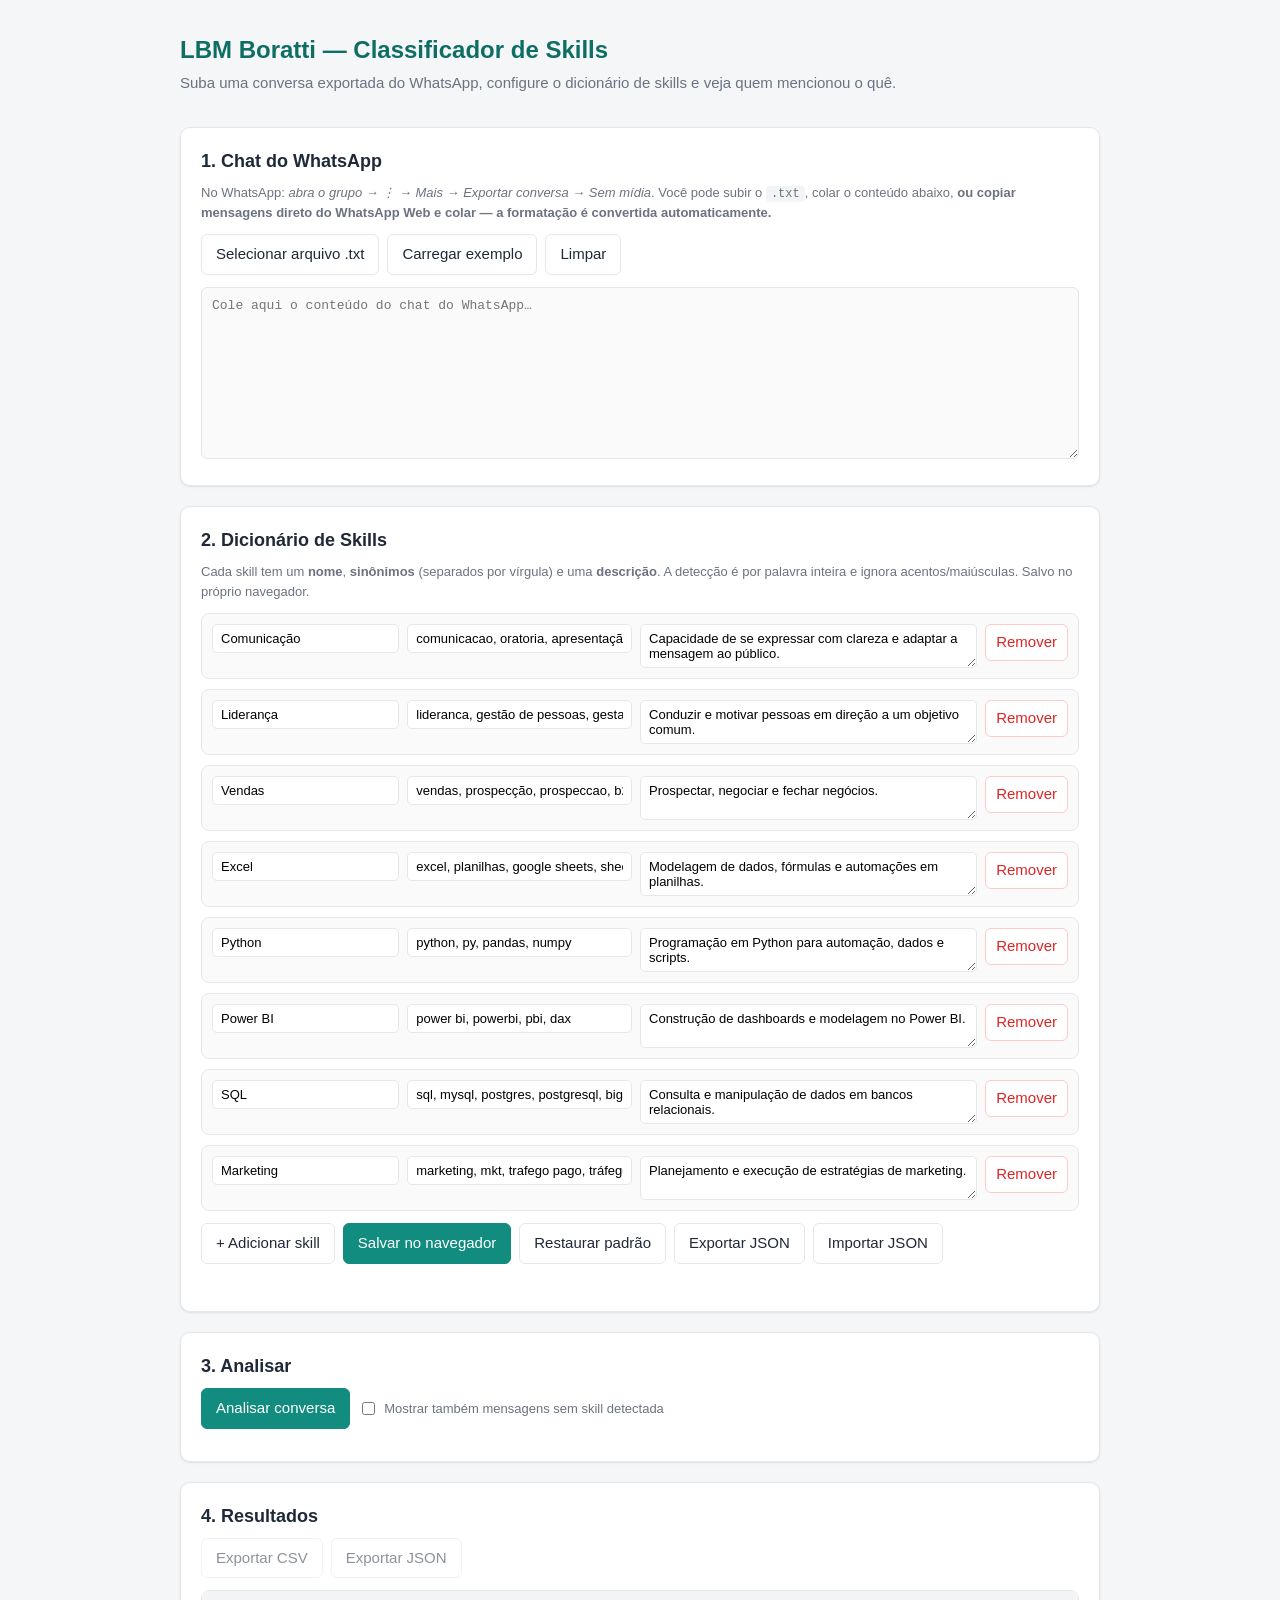
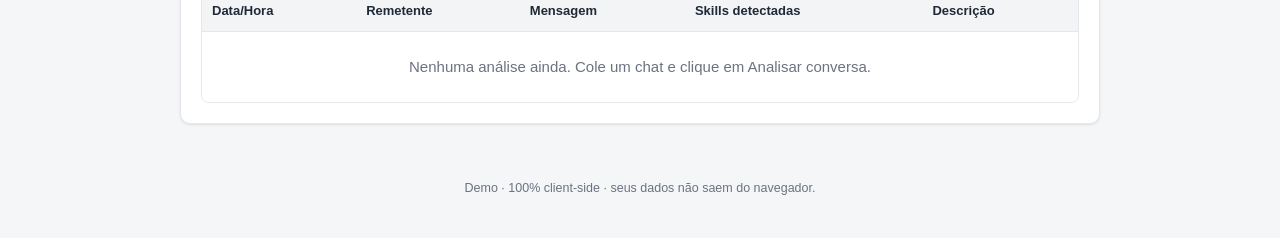
<file: index.html>
<!doctype html>
<html lang="pt-br">
<head>
  <meta charset="utf-8" />
  <meta name="viewport" content="width=device-width, initial-scale=1" />
  <title>LBM Boratti — Classificador de Skills</title>
  <link rel="stylesheet" href="styles.css" />
</head>
<body>
  <header class="site-header">
    <h1>LBM Boratti — Classificador de Skills</h1>
    <p class="subtitle">
      Suba uma conversa exportada do WhatsApp, configure o dicionário de skills
      e veja quem mencionou o quê.
    </p>
  </header>

  <main>
    <section class="card">
      <h2>1. Chat do WhatsApp</h2>
      <p class="hint">
        No WhatsApp: <em>abra o grupo → ⋮ → Mais → Exportar conversa → Sem
        mídia</em>. Você pode subir o <code>.txt</code>, colar o conteúdo
        abaixo, <strong>ou copiar mensagens direto do WhatsApp Web e colar — a
        formatação é convertida automaticamente.</strong>
      </p>
      <div class="row">
        <label class="file-input">
          <input type="file" id="chat-file" accept=".txt,text/plain" />
          <span>Selecionar arquivo .txt</span>
        </label>
        <button type="button" id="chat-sample" class="btn-secondary">
          Carregar exemplo
        </button>
        <button type="button" id="chat-clear" class="btn-secondary">
          Limpar
        </button>
      </div>
      <textarea
        id="chat-text"
        rows="10"
        placeholder="Cole aqui o conteúdo do chat do WhatsApp…"
      ></textarea>
    </section>

    <section class="card">
      <h2>2. Dicionário de Skills</h2>
      <p class="hint">
        Cada skill tem um <strong>nome</strong>, <strong>sinônimos</strong>
        (separados por vírgula) e uma <strong>descrição</strong>. A detecção é
        por palavra inteira e ignora acentos/maiúsculas. Salvo no próprio
        navegador.
      </p>
      <div id="skills-editor"></div>
      <div class="row">
        <button type="button" id="skill-add">+ Adicionar skill</button>
        <button type="button" id="skill-save" class="btn-primary">
          Salvar no navegador
        </button>
        <button type="button" id="skill-reset" class="btn-secondary">
          Restaurar padrão
        </button>
        <button type="button" id="skill-export" class="btn-secondary">
          Exportar JSON
        </button>
        <label class="file-input btn-secondary">
          <input type="file" id="skill-import" accept=".json,application/json" />
          <span>Importar JSON</span>
        </label>
      </div>
      <p id="skills-status" class="status" role="status"></p>
    </section>

    <section class="card">
      <h2>3. Analisar</h2>
      <div class="row">
        <button type="button" id="analyze" class="btn-primary">
          Analisar conversa
        </button>
        <label class="checkbox">
          <input type="checkbox" id="show-all" />
          Mostrar também mensagens sem skill detectada
        </label>
      </div>
      <div id="summary" class="summary"></div>
    </section>

    <section class="card">
      <h2>4. Resultados</h2>
      <div class="row">
        <button type="button" id="export-csv" class="btn-secondary" disabled>
          Exportar CSV
        </button>
        <button type="button" id="export-json" class="btn-secondary" disabled>
          Exportar JSON
        </button>
      </div>
      <div class="table-wrap">
        <table id="results-table">
          <thead>
            <tr>
              <th>Data/Hora</th>
              <th>Remetente</th>
              <th>Mensagem</th>
              <th>Skills detectadas</th>
              <th>Descrição</th>
            </tr>
          </thead>
          <tbody></tbody>
        </table>
        <p id="results-empty" class="empty">
          Nenhuma análise ainda. Cole um chat e clique em <em>Analisar
          conversa</em>.
        </p>
      </div>
    </section>
  </main>

  <footer class="site-footer">
    <small>Demo · 100% client-side · seus dados não saem do navegador.</small>
  </footer>

  <script src="app.js"></script>
</body>
</html>
</file>
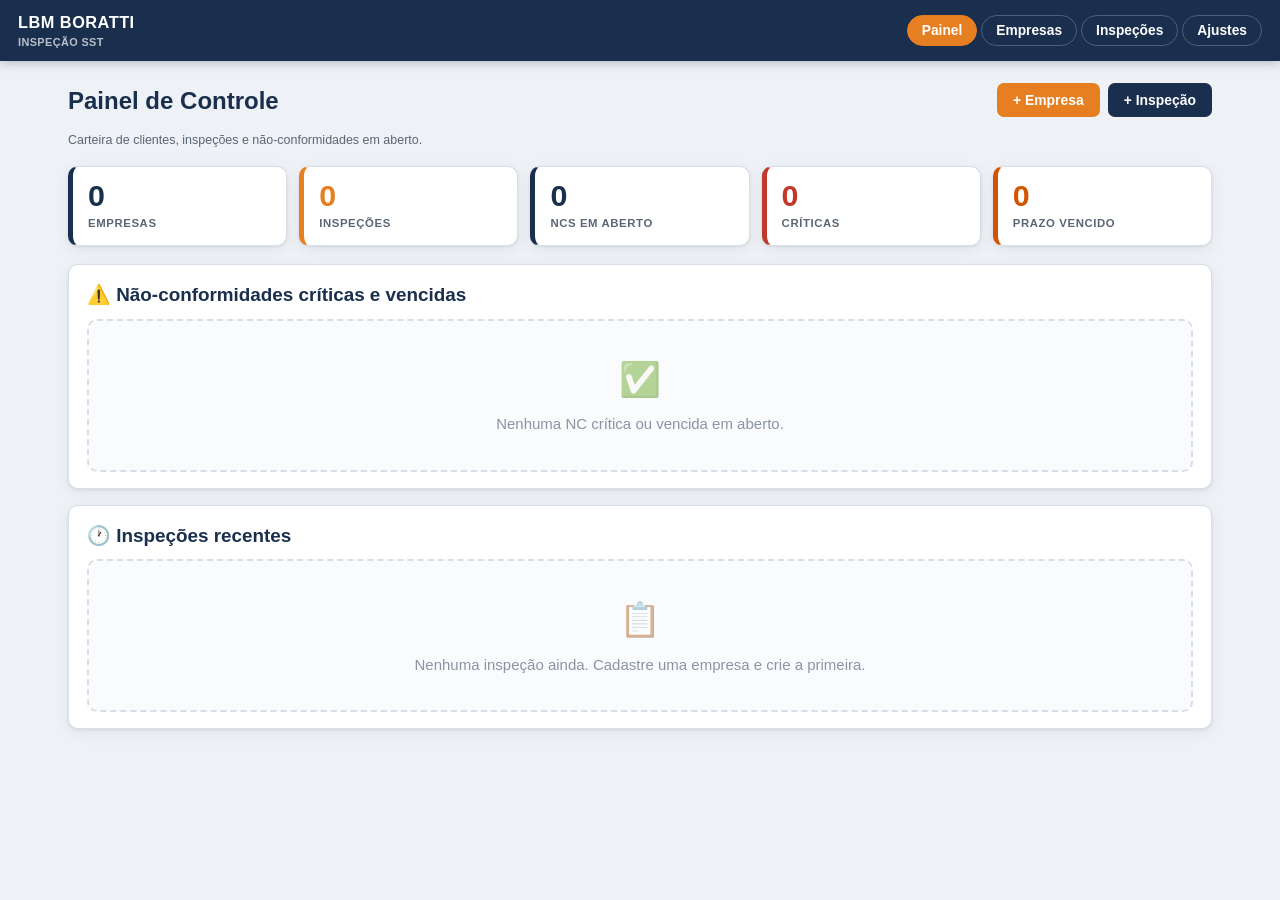
<file: inspecao-sst.html>
<!doctype html>
<html lang="pt-br">
<head>
<meta charset="utf-8">
<meta name="viewport" content="width=device-width, initial-scale=1, viewport-fit=cover">
<meta name="theme-color" content="#1a2f4e">
<title>LBM BORATTI — Inspeção SST Multi-Empresa</title>
<style>
/* ============================================================
   LBM BORATTI — Paleta oficial
   ============================================================ */
:root{
  --azul:#1a2f4e; --azul-2:#24406a; --azul-3:#0f1e33;
  --laranja:#e67e22; --laranja-2:#cf6d12;
  --critico:#c0392b; --alto:#d35400; --medio:#956d00; --baixo:#1e8449;
  --info:#2a4f7c;
  --bg:#eef1f5; --card:#ffffff; --linha:#d8dee7;
  --txt:#1f2733; --txt-2:#5a6675; --txt-3:#8a94a3;
  --sombra:0 1px 3px rgba(15,30,51,.08), 0 4px 16px rgba(15,30,51,.06);
  --raio:10px;
}
*{box-sizing:border-box}
html,body{margin:0;padding:0}
body{
  font-family:-apple-system,BlinkMacSystemFont,"Segoe UI",Roboto,"Helvetica Neue",Arial,sans-serif;
  background:var(--bg); color:var(--txt); font-size:15px; line-height:1.5;
  -webkit-text-size-adjust:100%;
}
button,input,select,textarea{font-family:inherit;font-size:inherit;color:inherit}
a{color:var(--info)}

/* ---------- Layout ---------- */
.topbar{
  position:sticky; top:0; z-index:60; background:var(--azul); color:#fff;
  display:flex; align-items:center; gap:14px; padding:10px 18px;
  box-shadow:0 2px 10px rgba(15,30,51,.25);
}
.topbar .marca{display:flex;align-items:center;gap:10px;min-width:0}
.topbar .marca img{max-height:34px;background:#fff;padding:4px 7px;border-radius:5px;display:none}
.topbar .marca .txt{font-weight:800;letter-spacing:.5px;font-size:1.02rem;white-space:nowrap}
.topbar .marca .sub{font-size:.68rem;opacity:.7;letter-spacing:.4px;text-transform:uppercase;display:block;font-weight:600}
.topbar .espaco{flex:1}
.topbar nav{display:flex;gap:4px;flex-wrap:wrap}
.topbar nav button{
  background:transparent;border:1px solid rgba(255,255,255,.22);color:#fff;
  padding:7px 14px;border-radius:20px;cursor:pointer;font-size:.86rem;font-weight:600;
  transition:.15s;
}
.topbar nav button:hover{background:rgba(255,255,255,.12)}
.topbar nav button.ativo{background:var(--laranja);border-color:var(--laranja)}

.wrap{max-width:1180px;margin:0 auto;padding:22px 18px 90px}
.view{display:none} .view.ativa{display:block}

h1,h2,h3,h4{margin:0 0 .5em}
h1{font-size:1.5rem;color:var(--azul)}
h2{font-size:1.18rem;color:var(--azul);display:flex;align-items:center;gap:9px}
h3{font-size:1rem;color:var(--azul)}
.crumb{font-size:.82rem;color:var(--txt-2);margin-bottom:6px}
.crumb b{color:var(--azul)}
.head-row{display:flex;align-items:flex-start;gap:14px;flex-wrap:wrap;margin-bottom:16px}
.head-row .espaco{flex:1}

/* ---------- Componentes ---------- */
.card{background:var(--card);border:1px solid var(--linha);border-radius:var(--raio);
  box-shadow:var(--sombra);padding:16px 18px;margin-bottom:16px}
.card>h2:first-child,.card>h3:first-child{margin-top:0}

.btn{background:var(--azul);color:#fff;border:none;padding:9px 16px;border-radius:7px;
  cursor:pointer;font-weight:650;font-size:.87rem;transition:.15s;white-space:nowrap}
.btn:hover{background:var(--azul-2)}
.btn:active{transform:translateY(1px)}
.btn.laranja{background:var(--laranja)} .btn.laranja:hover{background:var(--laranja-2)}
.btn.ghost{background:#fff;color:var(--azul);border:1px solid var(--linha)}
.btn.ghost:hover{background:#f4f7fb;border-color:var(--azul)}
.btn.perigo{background:#fff;color:var(--critico);border:1px solid #e8b4ae}
.btn.perigo:hover{background:#fdf0ee}
.btn.mini{padding:5px 10px;font-size:.78rem;border-radius:6px}
.btn:disabled{opacity:.45;cursor:not-allowed}
.acoes{display:flex;gap:8px;flex-wrap:wrap;align-items:center}

label.campo{display:block;margin-bottom:11px}
label.campo>span{display:block;font-size:.74rem;font-weight:700;color:var(--txt-2);
  text-transform:uppercase;letter-spacing:.5px;margin-bottom:4px}
input[type=text],input[type=date],input[type=number],select,textarea{
  width:100%;padding:8px 10px;border:1px solid var(--linha);border-radius:7px;background:#fff}
input:focus,select:focus,textarea:focus{outline:2px solid var(--laranja);outline-offset:-1px;border-color:var(--laranja)}
textarea{resize:vertical;min-height:66px;line-height:1.45}
.grid{display:grid;gap:0 14px}
.g2{grid-template-columns:repeat(auto-fit,minmax(220px,1fr))}
.g3{grid-template-columns:repeat(auto-fit,minmax(170px,1fr))}
.g4{grid-template-columns:repeat(auto-fit,minmax(140px,1fr))}

/* KPIs */
.kpis{display:grid;grid-template-columns:repeat(auto-fit,minmax(150px,1fr));gap:12px;margin-bottom:18px}
.kpi{background:var(--card);border:1px solid var(--linha);border-left:5px solid var(--azul);
  border-radius:var(--raio);padding:13px 15px;box-shadow:var(--sombra)}
.kpi .n{font-size:1.9rem;font-weight:800;line-height:1;color:var(--azul)}
.kpi .l{font-size:.71rem;text-transform:uppercase;letter-spacing:.6px;color:var(--txt-2);
  font-weight:700;margin-top:5px}
.kpi.critico{border-left-color:var(--critico)} .kpi.critico .n{color:var(--critico)}
.kpi.alto{border-left-color:var(--alto)}       .kpi.alto .n{color:var(--alto)}
.kpi.medio{border-left-color:var(--medio)}     .kpi.medio .n{color:var(--medio)}
.kpi.baixo{border-left-color:var(--baixo)}     .kpi.baixo .n{color:var(--baixo)}
.kpi.laranja{border-left-color:var(--laranja)} .kpi.laranja .n{color:var(--laranja)}

/* Badges */
.badge{display:inline-flex;align-items:center;gap:4px;padding:3px 10px;border-radius:20px;
  font-size:.72rem;font-weight:800;letter-spacing:.3px;white-space:nowrap}
.badge-critico{background:#fadbd8;color:#c0392b;border:1px solid #c0392b}
.badge-alto   {background:#fdebd0;color:#a04000;border:1px solid #d35400}
.badge-medio  {background:#fef9e7;color:#7d5a00;border:1px solid #f0c000}
.badge-baixo  {background:#d4efdf;color:#1e8449;border:1px solid #1e8449}
.badge-info   {background:#d6eaf8;color:#2a4f7c;border:1px solid #2a4f7c}
.badge-nc     {background:#f5b7b1;color:#922b21;border:1px solid #922b21}
.badge-modelo {background:#eceff3;color:#5a6675;border:1px dashed #8a94a3}
.badge-obs    {background:#d6eaf8;color:#1a5276;border:1px solid #2a4f7c}
.badge-ai     {background:#f4ecf7;color:#6c3483;border:1px solid #8e44ad}
.badge-ci     {background:#eaf2f8;color:#1a5276;border:1px solid #2874a6}

/* Listas */
.lista{display:grid;gap:11px}
.item{background:var(--card);border:1px solid var(--linha);border-radius:var(--raio);
  padding:13px 15px;box-shadow:var(--sombra);cursor:pointer;transition:.15s;
  display:flex;gap:13px;align-items:center}
.item:hover{border-color:var(--laranja);transform:translateY(-1px)}
.item .ic{width:40px;height:40px;flex:0 0 40px;border-radius:9px;background:var(--azul);color:#fff;
  display:flex;align-items:center;justify-content:center;font-size:1.15rem;font-weight:800}
.item .corpo{flex:1;min-width:0}
.item .corpo .t{font-weight:700;color:var(--azul)}
.item .corpo .s{font-size:.8rem;color:var(--txt-2)}
.item .dir{display:flex;gap:7px;align-items:center;flex-wrap:wrap;justify-content:flex-end}

.vazio{text-align:center;padding:34px 18px;color:var(--txt-3);border:2px dashed var(--linha);
  border-radius:var(--raio);background:#fafbfd}
.vazio .em{font-size:2.1rem;display:block;margin-bottom:8px;opacity:.55}

.aviso{border-left:4px solid var(--laranja);background:#fef5ec;padding:11px 14px;
  border-radius:7px;font-size:.85rem;margin-bottom:14px;color:#7a4a12}
.aviso.erro{border-left-color:var(--critico);background:#fdf0ee;color:#8c2f22}
.aviso.info{border-left-color:var(--info);background:#eef4fb;color:#1a4570}

/* Abas */
.abas{display:flex;gap:3px;border-bottom:2px solid var(--linha);margin-bottom:16px;
  overflow-x:auto;padding-bottom:0}
.abas button{background:none;border:none;border-bottom:3px solid transparent;padding:9px 14px;
  cursor:pointer;font-weight:700;color:var(--txt-2);font-size:.86rem;white-space:nowrap;margin-bottom:-2px}
.abas button.ativo{color:var(--azul);border-bottom-color:var(--laranja)}
.painel{display:none} .painel.ativo{display:block}

/* Tabelas */
table{width:100%;border-collapse:collapse;font-size:.86rem}
th{background:var(--azul);color:#fff;padding:8px 9px;text-align:left;font-size:.72rem;
  text-transform:uppercase;letter-spacing:.5px;font-weight:700}
td{padding:7px 9px;border-bottom:1px solid var(--linha);vertical-align:middle}
tr:nth-child(even) td{background:#fafbfd}
.tab-wrap{overflow-x:auto;border:1px solid var(--linha);border-radius:var(--raio)}
td input,td select{padding:5px 7px;font-size:.84rem;border-radius:5px}

/* Achados */
.achado{background:var(--card);border:1px solid var(--linha);border-left:6px solid var(--info);
  border-radius:var(--raio);padding:14px 16px;box-shadow:var(--sombra);margin-bottom:13px}
.achado.n-critico{border-left-color:var(--critico)}
.achado.n-alto{border-left-color:var(--alto)}
.achado.n-medio{border-left-color:var(--medio)}
.achado.n-baixo{border-left-color:var(--baixo)}
.achado.modelo{background:repeating-linear-gradient(45deg,#fff,#fff 12px,#fafbfd 12px,#fafbfd 24px)}
.achado .cab{display:flex;gap:9px;align-items:center;flex-wrap:wrap;margin-bottom:9px}
.achado .cod{font-weight:800;color:var(--azul);font-size:1.02rem;letter-spacing:.5px}
.achado .cab .espaco{flex:1}

/* Fotos */
.galeria{display:grid;grid-template-columns:repeat(auto-fill,minmax(200px,1fr));gap:13px}
.foto-card{background:var(--card);border:1px solid var(--linha);border-radius:var(--raio);
  overflow:hidden;box-shadow:var(--sombra)}
.foto-wrap{position:relative;background:#0f1e33;aspect-ratio:4/3;overflow:hidden}
.foto-wrap img{width:100%;height:100%;object-fit:contain;display:block}
.foto-wrap.pinavel{cursor:crosshair}
.pin{position:absolute;width:26px;height:26px;margin:-13px 0 0 -13px;border-radius:50%;
  background:var(--critico);color:#fff;display:flex;align-items:center;justify-content:center;
  font-size:.7rem;font-weight:800;border:2px solid #fff;box-shadow:0 2px 6px rgba(0,0,0,.5);
  cursor:pointer;z-index:2}
.pin.n-alto{background:var(--alto)} .pin.n-medio{background:var(--medio)}
.pin.n-baixo{background:var(--baixo)} .pin.n-info{background:var(--info)}
.foto-card .meta{padding:9px 11px}
.foto-card .meta .leg{font-size:.82rem;min-height:20px}
.foto-card .meta .sub{font-size:.71rem;color:var(--txt-3);margin-top:4px}

/* Matriz P×C */
.matriz{border-collapse:collapse;font-size:.76rem;margin-top:6px}
.matriz td,.matriz th{border:1px solid var(--linha);padding:5px 7px;text-align:center;width:42px}
.matriz th{background:#eceff3;color:var(--azul);font-size:.66rem}
.matriz td{cursor:pointer;font-weight:700}
.matriz td.s-critico{background:#fadbd8;color:#c0392b}
.matriz td.s-alto{background:#fdebd0;color:#a04000}
.matriz td.s-medio{background:#fef9e7;color:#7d5a00}
.matriz td.s-baixo{background:#d4efdf;color:#1e8449}
.matriz td.sel{outline:3px solid var(--azul);outline-offset:-3px}

/* Modal */
.modal{position:fixed;inset:0;background:rgba(15,30,51,.6);z-index:200;display:none;
  align-items:flex-start;justify-content:center;padding:24px 14px;overflow-y:auto}
.modal.aberto{display:flex}
.modal-box{background:#fff;border-radius:12px;max-width:780px;width:100%;box-shadow:0 20px 60px rgba(0,0,0,.35)}
.modal-cab{background:var(--azul);color:#fff;padding:13px 18px;border-radius:12px 12px 0 0;
  display:flex;align-items:center;gap:12px}
.modal-cab h3{margin:0;color:#fff;flex:1;font-size:1.03rem}
.modal-cab .x{background:none;border:none;color:#fff;font-size:1.5rem;cursor:pointer;line-height:1;padding:0 4px}
.modal-corpo{padding:18px}
.modal-pe{padding:13px 18px;border-top:1px solid var(--linha);display:flex;gap:8px;
  justify-content:flex-end;flex-wrap:wrap}

/* Checklist guiado */
.chk-grupo{border:1px solid var(--linha);border-radius:9px;margin-bottom:9px;overflow:hidden}
.chk-grupo>summary{padding:10px 13px;background:#f4f7fb;cursor:pointer;font-weight:700;
  color:var(--azul);font-size:.88rem;list-style:none;display:flex;align-items:center;gap:9px}
.chk-grupo>summary::-webkit-details-marker{display:none}
.chk-grupo>summary .cnt{margin-left:auto;font-size:.72rem;color:var(--txt-2);font-weight:600}
.chk-item{display:flex;gap:10px;padding:9px 13px;border-top:1px solid var(--linha);align-items:flex-start}
.chk-item:hover{background:#fafbfd}
.chk-item input[type=checkbox]{margin-top:3px;width:17px;height:17px;flex:0 0 17px;accent-color:var(--laranja)}
.chk-item .d{flex:1;min-width:0}
.chk-item .d .txt{font-size:.86rem}
.chk-item .d .nr{font-size:.72rem;color:var(--txt-2);margin-top:3px}

.toast{position:fixed;bottom:22px;left:50%;transform:translateX(-50%) translateY(120px);
  background:var(--azul);color:#fff;padding:11px 20px;border-radius:24px;font-size:.87rem;
  font-weight:600;box-shadow:0 8px 24px rgba(0,0,0,.3);z-index:400;transition:transform .25s;
  max-width:90vw;text-align:center}
.toast.ver{transform:translateX(-50%) translateY(0)}

.small{font-size:.78rem;color:var(--txt-2)}
.mono{font-family:ui-monospace,SFMono-Regular,Menlo,Consolas,monospace;font-size:.78rem}
.sep{height:1px;background:var(--linha);margin:16px 0}
.chip{display:inline-block;background:#eceff3;border:1px solid var(--linha);border-radius:14px;
  padding:2px 9px;font-size:.72rem;color:var(--txt-2);font-weight:600;margin:2px 3px 2px 0}

/* ============================================================
   RELATÓRIO A4 — visão de impressão
   ============================================================ */
#relatorio{display:none;background:#5a6675;padding:22px 0}
body.modo-relatorio #app{display:none}
body.modo-relatorio #relatorio{display:block}
body.modo-relatorio{background:#5a6675}

.barra-rel{position:sticky;top:0;z-index:70;background:var(--azul);color:#fff;padding:10px 18px;
  display:flex;gap:9px;align-items:center;flex-wrap:wrap;box-shadow:0 2px 10px rgba(0,0,0,.3)}
.barra-rel .espaco{flex:1}
.barra-rel .tit{font-weight:700;font-size:.92rem}

.pagina{width:210mm;min-height:297mm;height:297mm;background:#fff;margin:0 auto 16px;
  padding:14mm 15mm;position:relative;overflow:hidden;box-shadow:0 4px 20px rgba(0,0,0,.35);
  display:flex;flex-direction:column}
.pagina .conteudo{flex:1;overflow:hidden}
.p-cab{border-bottom:3px solid var(--laranja);padding-bottom:7px;margin-bottom:12px;
  display:flex;align-items:center;gap:12px}
.p-cab .logo{font-weight:800;color:var(--azul);font-size:1rem;letter-spacing:.5px;line-height:1.15}
.p-cab .logo small{display:block;font-size:.56rem;font-weight:600;color:var(--txt-2);
  letter-spacing:.4px;text-transform:uppercase}
.p-cab img.logo-img{max-height:38px;display:none}
.p-cab .tit{margin-left:auto;text-align:right;font-size:.72rem;color:var(--txt-2);line-height:1.35}
.p-cab .tit b{display:block;color:var(--azul);font-size:.86rem}
.p-pe{border-top:1px solid var(--linha);padding-top:6px;margin-top:9px;font-size:.6rem;
  color:var(--txt-3);display:flex;gap:10px}
.p-pe .espaco{flex:1}

.capa{background:linear-gradient(160deg,var(--azul) 0%,var(--azul-3) 100%);color:#fff;
  padding:0;justify-content:stretch}
.capa .capa-in{flex:1;display:flex;flex-direction:column;padding:22mm 18mm}
.capa .capa-logos{display:flex;align-items:center;gap:16px;margin-bottom:auto}
.capa .capa-logos .lbm{font-size:1.35rem;font-weight:800;letter-spacing:1px;line-height:1.15}
.capa .capa-logos .lbm small{display:block;font-size:.6rem;font-weight:600;opacity:.75;
  letter-spacing:.8px;text-transform:uppercase}
.capa .capa-logos img{max-height:54px;background:#fff;padding:6px 10px;border-radius:5px;display:none}
.capa h1{color:#fff;font-size:2.05rem;line-height:1.16;margin:0 0 10px;letter-spacing:-.5px}
.capa .linha-l{width:88px;height:5px;background:var(--laranja);margin-bottom:16px;border-radius:3px}
.capa .emp{font-size:1.28rem;font-weight:700;margin-bottom:3px}
.capa .sub{opacity:.82;font-size:.92rem;margin-bottom:22px}
.capa .dados{display:grid;grid-template-columns:1fr 1fr;gap:9px 18px;
  border-top:1px solid rgba(255,255,255,.2);padding-top:16px;font-size:.82rem}
.capa .dados .k{opacity:.65;font-size:.64rem;text-transform:uppercase;letter-spacing:.7px;font-weight:700}
.capa .rod{margin-top:auto;border-top:1px solid rgba(255,255,255,.2);padding-top:14px;
  font-size:.7rem;opacity:.8;line-height:1.6}

.r-sec{font-size:.94rem;color:var(--azul);border-left:5px solid var(--laranja);
  padding-left:9px;margin:0 0 10px;font-weight:800;text-transform:uppercase;letter-spacing:.5px}
.r-txt{font-size:.78rem;line-height:1.55;text-align:justify;margin-bottom:9px}
.r-tab{width:100%;border-collapse:collapse;font-size:.7rem;margin-bottom:10px}
.r-tab th{background:var(--azul);color:#fff;padding:5px 7px;font-size:.62rem;text-align:left}
.r-tab td{padding:5px 7px;border-bottom:1px solid var(--linha)}
.r-tab tr:nth-child(even) td{background:#fafbfd}
.r-kpis{display:grid;grid-template-columns:repeat(4,1fr);gap:9px;margin-bottom:13px}
.r-kpi{border:1px solid var(--linha);border-top:4px solid var(--azul);border-radius:7px;
  padding:9px;text-align:center}
.r-kpi .n{font-size:1.55rem;font-weight:800;color:var(--azul);line-height:1}
.r-kpi .l{font-size:.56rem;text-transform:uppercase;letter-spacing:.5px;color:var(--txt-2);
  font-weight:700;margin-top:4px}
.r-kpi.critico{border-top-color:var(--critico)} .r-kpi.critico .n{color:var(--critico)}
.r-kpi.alto{border-top-color:var(--alto)}       .r-kpi.alto .n{color:var(--alto)}
.r-kpi.medio{border-top-color:var(--medio)}     .r-kpi.medio .n{color:var(--medio)}
.r-kpi.baixo{border-top-color:var(--baixo)}     .r-kpi.baixo .n{color:var(--baixo)}

.r-achado{border:1px solid var(--linha);border-left:5px solid var(--info);border-radius:7px;
  padding:9px 11px;margin-bottom:9px;font-size:.72rem;page-break-inside:avoid;break-inside:avoid}
.r-achado.n-critico{border-left-color:var(--critico)}
.r-achado.n-alto{border-left-color:var(--alto)}
.r-achado.n-medio{border-left-color:var(--medio)}
.r-achado.n-baixo{border-left-color:var(--baixo)}
.r-achado .cab{display:flex;gap:7px;align-items:center;margin-bottom:5px;flex-wrap:wrap}
.r-achado .cab .cod{font-weight:800;color:var(--azul);font-size:.82rem}
.r-achado .cab .espaco{flex:1}
.r-achado .cp{margin-top:4px;display:flex;gap:5px}
.r-achado .cp .k{font-weight:700;color:var(--txt-2);font-size:.63rem;text-transform:uppercase;
  letter-spacing:.4px;flex:0 0 74px;padding-top:1px}
.r-achado .cp .v{flex:1}
.r-achado .fotos-mini{display:flex;gap:5px;margin-top:6px}
.r-achado .fotos-mini .fm{position:relative;width:70px;height:52px;border:1px solid var(--linha);
  border-radius:4px;overflow:hidden;background:#0f1e33}
.r-achado .fotos-mini .fm img{width:100%;height:100%;object-fit:cover}

/* align-items:start impede que a foto paisagem estique até a altura da retrato
   ao lado, o que deixava uma tarja branca sob a legenda. */
.r-galeria{display:grid;grid-template-columns:1fr 1fr;gap:10px;align-items:start}
.r-foto{border:1px solid var(--linha);border-radius:7px;overflow:hidden;page-break-inside:avoid}
/* Sem altura fixa: a razão de aspecto vem inline de cada foto, para que o
   object-fit:contain nunca gere tarja lateral — só assim os pinos (posicionados
   em % do contêiner) coincidem com o ponto marcado na imagem. */
.r-foto .im{position:relative;background:#0f1e33;aspect-ratio:4/3}
.r-foto .im img{width:100%;height:100%;object-fit:contain;display:block}
.r-foto .lg{padding:5px 8px;font-size:.64rem;line-height:1.35}
.r-foto .lg b{color:var(--azul)}
.r-foto .pin{width:19px;height:19px;margin:-9.5px 0 0 -9.5px;font-size:.58rem;border-width:1.5px}

.r-5w{border:1px solid var(--linha);border-radius:7px;margin-bottom:8px;overflow:hidden;
  page-break-inside:avoid;font-size:.68rem}
.r-5w .h{background:#f4f7fb;padding:6px 9px;display:flex;gap:8px;align-items:center;
  border-bottom:1px solid var(--linha)}
.r-5w .h .cod{font-weight:800;color:var(--azul);font-size:.78rem}
.r-5w .h .espaco{flex:1}
.r-5w .b{display:grid;grid-template-columns:repeat(2,1fr)}
.r-5w .b>div{padding:5px 9px;border-bottom:1px solid #eef1f5}
.r-5w .b>div:nth-child(odd){border-right:1px solid #eef1f5}
.r-5w .b .k{font-size:.58rem;text-transform:uppercase;letter-spacing:.5px;color:var(--txt-2);font-weight:800}

.r-assin{margin-top:auto;padding-top:14px}
.r-assin .linhas{display:grid;grid-template-columns:1fr 1fr;gap:24px;margin-top:26px}
.r-assin .ln{border-top:1px solid var(--txt);padding-top:5px;font-size:.66rem;text-align:center;line-height:1.45}
.r-assin .ln b{display:block;font-size:.74rem;color:var(--azul)}
.semaforo{display:inline-block;width:9px;height:9px;border-radius:50%;margin-right:4px;vertical-align:middle}

/* ---------- PRINT ---------- */
@page{size:A4;margin:0}
@media print{
  html,body{background:#fff !important;margin:0;padding:0}
  body.modo-relatorio{background:#fff}
  #app,.barra-rel,.no-print,.toast,.modal{display:none !important}
  #relatorio{display:block !important;background:#fff;padding:0}
  .pagina{width:210mm;height:297mm;min-height:297mm;margin:0;padding:14mm 15mm;
    box-shadow:none;overflow:hidden;page-break-after:always;break-after:page}
  .pagina:last-child{page-break-after:auto;break-after:auto}
  *{-webkit-print-color-adjust:exact !important;print-color-adjust:exact !important}
}

@media (max-width:640px){
  .wrap{padding:16px 12px 80px}
  .topbar{padding:9px 12px;gap:9px}
  .topbar nav button{padding:6px 11px;font-size:.8rem}
  .pagina{width:100%;min-height:auto;height:auto;padding:14px}
  .r-kpis{grid-template-columns:repeat(2,1fr)}
  .r-galeria,.r-5w .b{grid-template-columns:1fr}
  .capa .dados{grid-template-columns:1fr}
}
</style>
</head>
<body>

<div id="app">

<header class="topbar">
  <div class="marca">
    <!-- Logo LBM: asset não disponível no ambiente de geração; injetado pelo usuário via botão
         "Logo LBM" (Ajustes) e persistido em localStorage. Fallback textual abaixo. -->
    <img id="logoTop" alt="LBM BORATTI">
    <div class="txt">LBM BORATTI<span class="sub">Inspeção SST</span></div>
  </div>
  <div class="espaco"></div>
  <nav>
    <button data-view="painel" class="ativo">Painel</button>
    <button data-view="empresas">Empresas</button>
    <button data-view="inspecoes">Inspeções</button>
    <button data-view="ajustes">Ajustes</button>
  </nav>
</header>

<div class="wrap">

  <!-- ======================= PAINEL ======================= -->
  <section class="view ativa" id="v-painel">
    <div class="head-row">
      <div>
        <h1>Painel de Controle</h1>
        <p class="small" style="margin:0">Carteira de clientes, inspeções e não-conformidades em aberto.</p>
      </div>
      <div class="espaco"></div>
      <div class="acoes">
        <button class="btn laranja" onclick="novaEmpresa()">+ Empresa</button>
        <button class="btn" onclick="novaInspecao()">+ Inspeção</button>
      </div>
    </div>

    <div class="kpis" id="kpisPainel"></div>

    <div class="card">
      <h2>⚠️ Não-conformidades críticas e vencidas</h2>
      <div id="ncsUrgentes"></div>
    </div>

    <div class="card">
      <h2>🕐 Inspeções recentes</h2>
      <div id="inspRecentes"></div>
    </div>
  </section>

  <!-- ======================= EMPRESAS ======================= -->
  <section class="view" id="v-empresas">
    <div class="head-row">
      <div><h1>Empresas</h1><p class="small" style="margin:0">Cadastro da carteira de clientes.</p></div>
      <div class="espaco"></div>
      <div class="acoes">
        <input type="text" id="buscaEmpresa" placeholder="Buscar…" style="width:190px" oninput="renderEmpresas()">
        <button class="btn laranja" onclick="novaEmpresa()">+ Empresa</button>
      </div>
    </div>
    <div id="listaEmpresas"></div>
  </section>

  <!-- ======================= INSPEÇÕES ======================= -->
  <section class="view" id="v-inspecoes">
    <div class="head-row">
      <div><h1>Inspeções</h1><p class="small" style="margin:0">Todas as inspeções registradas.</p></div>
      <div class="espaco"></div>
      <div class="acoes">
        <select id="filtroEmpresa" style="width:auto" onchange="renderInspecoes()"></select>
        <button class="btn laranja" onclick="novaInspecao()">+ Inspeção</button>
      </div>
    </div>
    <div id="listaInspecoes"></div>
  </section>

  <!-- ======================= EDITOR DE INSPEÇÃO ======================= -->
  <section class="view" id="v-editor">
    <div class="crumb" id="editorCrumb"></div>
    <div class="head-row">
      <div><h1 id="editorTitulo">Inspeção</h1><p class="small" style="margin:0" id="editorSub"></p></div>
      <div class="espaco"></div>
      <div class="acoes">
        <button class="btn ghost" onclick="irPara('inspecoes')">← Voltar</button>
        <button class="btn laranja" onclick="gerarRelatorio()">📄 Gerar relatório</button>
      </div>
    </div>

    <div class="abas" id="abasEditor">
      <button data-aba="dados" class="ativo">Dados gerais</button>
      <button data-aba="fotos">Fotos &amp; análise</button>
      <button data-aba="achados">Achados / NCs</button>
      <button data-aba="epi">EPIs (NR-06)</button>
      <button data-aba="plano">Plano 5W2H</button>
    </div>

    <div class="painel ativo" id="p-dados"></div>
    <div class="painel" id="p-fotos"></div>
    <div class="painel" id="p-achados"></div>
    <div class="painel" id="p-epi"></div>
    <div class="painel" id="p-plano"></div>
  </section>

  <!-- ======================= AJUSTES ======================= -->
  <section class="view" id="v-ajustes">
    <h1>Ajustes</h1>

    <div class="card">
      <h2>🏢 Identidade visual</h2>
      <p class="small">O logotipo da LBM não vem embutido no arquivo. Carregue uma vez — ele fica salvo
        no navegador e passa a aparecer no app e em todos os relatórios.</p>
      <div class="acoes">
        <button class="btn" onclick="carregarLogo('lbm')">Carregar logo LBM</button>
        <button class="btn ghost" onclick="removerLogo('lbm')">Remover</button>
      </div>
      <div id="previewLogo" style="margin-top:12px"></div>
    </div>

    <div class="card">
      <h2>✍️ Responsável técnico</h2>
      <p class="small">Aparece no bloco de assinatura de todo relatório.</p>
      <div class="grid g2">
        <label class="campo"><span>Nome</span><input type="text" id="rtNome"></label>
        <label class="campo"><span>Registro profissional 1</span><input type="text" id="rtReg1"></label>
        <label class="campo"><span>Registro profissional 2</span><input type="text" id="rtReg2"></label>
        <label class="campo"><span>Contato</span><input type="text" id="rtContato"></label>
      </div>
      <button class="btn laranja" onclick="salvarRT()">Salvar</button>
    </div>

    <div class="card">
      <h2>💾 Backup e transferência</h2>
      <p class="small">Todos os dados ficam <b>apenas neste navegador</b>. Nada é enviado para servidor.
        Faça backup antes de limpar o cache ou trocar de aparelho.</p>
      <div class="acoes">
        <button class="btn" onclick="exportarBackup()">⬇ Exportar backup (.json)</button>
        <button class="btn ghost" onclick="document.getElementById('impBackup').click()">⬆ Importar backup</button>
        <input type="file" id="impBackup" accept=".json" style="display:none" onchange="importarBackup(this)">
        <button class="btn perigo" onclick="apagarTudo()">🗑 Apagar todos os dados</button>
      </div>
      <div id="infoArmazen" class="small" style="margin-top:12px"></div>
    </div>

    <div class="card">
      <h2>ℹ️ Sobre a análise de fotos</h2>
      <div class="aviso info">
        <b>O que este app faz sozinho, offline:</b> guia a leitura da foto por categoria de risco,
        marca pontos numerados sobre a imagem, sugere o desvio com <b>NR + item</b>, calcula a
        criticidade pela matriz Probabilidade × Consequência e gera a NC já classificada com prazo.
      </div>
      <div class="aviso">
        <b>O que ele não faz:</b> não existe visão computacional embarcada em um HTML offline —
        nenhum app local “olha” a foto e descobre o risco sozinho. Para leitura técnica automática
        das imagens, use o botão <b>“Exportar pacote para análise por IA”</b> dentro da inspeção:
        ele gera um JSON com o contexto. Anexe as fotos no chat junto com esse JSON e a análise
        volta redigida, com NR, item e criticidade, pronta para colar de volta.
      </div>
    </div>
  </section>

</div><!-- /wrap -->
</div><!-- /app -->

<!-- ======================= RELATÓRIO A4 ======================= -->
<div id="relatorio">
  <div class="barra-rel no-print">
    <span class="tit" id="relTitulo">Relatório</span>
    <div class="espaco"></div>
    <button class="btn laranja" onclick="window.print()">🖨️ Imprimir / PDF</button>
    <button class="btn ghost" onclick="fecharRelatorio()">← Voltar ao app</button>
  </div>
  <div id="relPaginas"></div>
</div>

<!-- ======================= MODAL ======================= -->
<div class="modal" id="modal">
  <div class="modal-box">
    <div class="modal-cab"><h3 id="modalTitulo"></h3><button class="x" onclick="fecharModal()">×</button></div>
    <div class="modal-corpo" id="modalCorpo"></div>
    <div class="modal-pe" id="modalPe"></div>
  </div>
</div>

<div class="toast" id="toast"></div>

<script>
/* ==========================================================================
   LBM BORATTI — App de Inspeção SST Multi-Empresa
   Arquivo único, offline. Dados em localStorage; fotos em IndexedDB.
   ========================================================================== */

/* -------------------------------------------------------------------------
   1. CATÁLOGO NORMATIVO
   Referência rápida — confirmar a numeração na redação vigente (gov.br/MTE)
   antes de fechar o documento. Itens marcados com `conf:true` exigem
   conferência explícita e saem no relatório com ⚠️.
   ------------------------------------------------------------------------- */
const CATEGORIAS = [
  { id:'epi', nome:'EPI e proteção individual', nr:'NR-06', ic:'⛑️', checks:[
    {t:'Trabalhador executando atividade sem o EPI obrigatório', nr:'NR-06', it:'6.6.1', p:4, c:4},
    {t:'EPI danificado, deformado ou fora do prazo de validade em uso', nr:'NR-06', it:'6.6.1', p:3, c:3},
    {t:'EPI sem Certificado de Aprovação (CA) válido', nr:'NR-06', it:'6.3', p:3, c:3},
    {t:'EPI usado de forma incorreta (jugular solta, protetor fora do canal auditivo, óculos na testa)', nr:'NR-06', it:'6.7', p:4, c:2},
    {t:'Ausência de fiscalização do uso e de registro de entrega de EPI', nr:'NR-06', it:'6.8', p:3, c:2},
    {t:'EPI inadequado ao risco da atividade (tipo/classe incorretos)', nr:'NR-06', it:'6.6.1', p:3, c:3},
  ]},
  { id:'maquinas', nome:'Máquinas e equipamentos', nr:'NR-12', ic:'⚙️', checks:[
    {t:'Zona de prensagem, corte ou cisalhamento sem proteção fixa', nr:'NR-12', it:'12.76', p:4, c:4},
    {t:'Proteção móvel sem dispositivo de intertravamento', nr:'NR-12', it:'12.116', p:3, c:4},
    {t:'Partes móveis expostas (polias, correias, engrenagens, eixos)', nr:'NR-12', it:'12.76', p:4, c:4},
    {t:'Dispositivo de parada de emergência ausente, obstruído ou inoperante', nr:'NR-12', it:'12.38', p:3, c:4},
    {t:'Ausência de procedimento de bloqueio e etiquetagem (LOTO) para manutenção', nr:'NR-12', it:'12.113', p:3, c:4, conf:true},
    {t:'Distância de segurança insuficiente entre proteção e zona de perigo', nr:'NR-12', it:'Anexo I', p:3, c:4},
    {t:'Entorno da máquina obstruído / espaço de circulação insuficiente', nr:'NR-12', it:'12.4', p:3, c:2, conf:true},
    {t:'Máquina sem sinalização de risco e sem manual/procedimento no posto', nr:'NR-26', it:'26.2', p:3, c:2},
  ]},
  { id:'altura', nome:'Trabalho em altura', nr:'NR-35', ic:'🪜', checks:[
    {t:'Atividade acima de 2 m sem cinto paraquedista e talabarte', nr:'NR-35', it:'Anexo III 3.1', p:4, c:4},
    {t:'Ponto de ancoragem inexistente, improvisado ou sem resistência comprovada (mín. 15 kN)', nr:'NR-35', it:'Anexo III 4.1.2', p:4, c:4},
    {t:'Guarda-corpo ausente ou incompleto em plataforma, laje ou mezanino', nr:'NBR 14718', it:'—', p:4, c:4},
    {t:'Ausência de Análise de Risco / Permissão de Trabalho para a atividade em altura', nr:'NR-35', it:'35.3.1', p:3, c:4},
    {t:'Escada portátil improvisada, sem sapata antiderrapante ou mal apoiada', nr:'NR-18', it:'—', p:4, c:3, conf:true},
    {t:'Andaime sem travamento, rodapé ou guarda-corpo em plataforma de trabalho', nr:'NR-18', it:'—', p:4, c:4, conf:true},
    {t:'Abertura em piso sem fechamento provisório ou proteção periférica', nr:'NR-18', it:'18.16', p:4, c:4},
  ]},
  { id:'eletrica', nome:'Instalações elétricas', nr:'NR-10', ic:'⚡', checks:[
    {t:'Painel ou quadro elétrico aberto, sem porta ou sem tampa de proteção', nr:'NR-10', it:'10.2', p:4, c:4},
    {t:'Intervenção em circuito energizado sem bloqueio e sinalização', nr:'NR-10', it:'10.2', p:3, c:4},
    {t:'Emendas improvisadas, fiação exposta ou isolamento danificado', nr:'NR-10', it:'10.8', p:4, c:3},
    {t:'Circuitos sem identificação no quadro de distribuição', nr:'NR-10', it:'10.2', p:3, c:2},
    {t:'Extensões, adaptadores e réguas em sobrecarga ou fora de especificação', nr:'NR-10', it:'10.8', p:3, c:3},
    {t:'Serviço elétrico executado por trabalhador não habilitado/autorizado', nr:'NR-10', it:'10.6', p:3, c:4},
    {t:'Ausência de aterramento ou de dispositivo DR onde exigível', nr:'NR-10', it:'10.2', p:3, c:4, conf:true},
  ]},
  { id:'incendio', nome:'Prevenção e combate a incêndio', nr:'NR-23', ic:'🔥', checks:[
    {t:'Extintor vencido, despressurizado ou com lacre rompido', nr:'NR-23', it:'23.5.3', p:3, c:3},
    {t:'Extintor obstruído, sem sinalização ou fora da altura padronizada', nr:'NR-23', it:'23.5', p:3, c:3},
    {t:'Saída de emergência obstruída, trancada ou com abertura no sentido incorreto', nr:'NR-23', it:'23.4', p:3, c:4},
    {t:'Rota de fuga sem sinalização ou sem iluminação de emergência', nr:'NR-23', it:'23.4', p:3, c:3},
    {t:'Armazenamento de líquidos inflamáveis sem bacia de contenção', nr:'NR-20', it:'—', p:3, c:4, conf:true},
    {t:'Ausência de brigada de incêndio treinada / AVCB vencido', nr:'NR-23', it:'23.1', p:2, c:4, conf:true},
  ]},
  { id:'ergonomia', nome:'Ergonomia do posto', nr:'NR-17', ic:'🧍', checks:[
    {t:'Levantamento e transporte manual de carga acima do recomendado, sem auxílio mecânico', nr:'NR-17', it:'17.3', p:4, c:2},
    {t:'Postura forçada: flexão/torção de tronco, braços acima dos ombros, agachamento repetitivo', nr:'NR-17', it:'17.4', p:4, c:2},
    {t:'Mobiliário inadequado — altura de bancada, assento ou plano de trabalho fora da faixa', nr:'NR-17', it:'17.4', p:4, c:2},
    {t:'Ausência de pausas, ritmo intenso ou repetitividade elevada', nr:'NR-17', it:'17.7', p:3, c:2},
    {t:'Iluminamento insuficiente ou ofuscamento no posto de trabalho', nr:'NR-17', it:'17.6', p:3, c:2},
    {t:'Ausência de dispositivo de auxílio à movimentação (carrinho, talha, mesa elevatória)', nr:'NR-17', it:'17.3', p:3, c:3},
    {t:'Posto exige trabalho em pé permanente sem alternância nem apoio', nr:'NR-17', it:'17.4', p:3, c:2},
  ]},
  { id:'ordem', nome:'Ordem, limpeza e circulação', nr:'NR-01', ic:'🧹', checks:[
    {t:'Materiais obstruindo corredor de circulação ou rota de fuga', nr:'NR-23', it:'23.4', p:4, c:2},
    {t:'Piso escorregadio por vazamento de óleo, água ou produto', nr:'NR-01', it:'1.6.3', p:4, c:3, conf:true},
    {t:'Cabos, mangueiras ou tubulações cruzando área de circulação', nr:'NR-12', it:'12.4', p:4, c:2, conf:true},
    {t:'Empilhamento instável ou acima da altura segura', nr:'NR-11', it:'11.3', p:3, c:3},
    {t:'Resíduos, sucata ou sobras acumuladas no posto de trabalho', nr:'NR-24', it:'—', p:3, c:1, conf:true},
    {t:'Piso danificado, com desnível ou buraco em área de circulação', nr:'NR-01', it:'1.6.3', p:3, c:2, conf:true},
  ]},
  { id:'sinalizacao', nome:'Sinalização de segurança', nr:'NR-26', ic:'🚧', checks:[
    {t:'Ausência de sinalização de risco na área ou no equipamento', nr:'NR-26', it:'26.2', p:3, c:2},
    {t:'Tubulação sem identificação por cor e sentido de fluxo', nr:'NR-26', it:'26.1', p:3, c:2},
    {t:'Produto químico sem rotulagem preventiva no padrão GHS', nr:'NR-26', it:'26.2', p:3, c:4, conf:true},
    {t:'Demarcação de piso apagada, incompleta ou inexistente', nr:'NR-26', it:'26.1', p:3, c:2},
    {t:'Sinalização ilegível, encoberta ou em desacordo com a NBR 7195', nr:'NR-26', it:'26.1', p:2, c:2},
  ]},
  { id:'movimentacao', nome:'Movimentação e armazenagem', nr:'NR-11', ic:'🏗️', checks:[
    {t:'Operador de empilhadeira sem habilitação, sem cinto ou sem crachá de autorização', nr:'NR-11', it:'11.2', p:3, c:4},
    {t:'Cabo de aço, cinta ou corrente com fios rompidos, deformação ou sem identificação de carga', nr:'NR-11', it:'11.1', p:3, c:4},
    {t:'Circulação de pedestres sem segregação da rota de equipamentos motorizados', nr:'NR-11', it:'11.2', p:4, c:4, conf:true},
    {t:'Carga içada com trabalhadores sob a projeção', nr:'NR-11', it:'11.1', p:3, c:4},
    {t:'Ausência de check-list diário do equipamento de movimentação', nr:'NR-11', it:'11.2', p:3, c:2, conf:true},
    {t:'Armazenagem sem indicação de carga máxima da estrutura porta-palete', nr:'NR-11', it:'11.3', p:3, c:3},
  ]},
  { id:'quimico', nome:'Agentes químicos e insalubridade', nr:'NR-15', ic:'🧪', checks:[
    {t:'Manipulação de produto químico sem exaustão ou ventilação local', nr:'NR-15', it:'Anexo 11', p:3, c:4},
    {t:'FISPQ não disponível ou inacessível no local de uso', nr:'NR-26', it:'26.2', p:3, c:3, conf:true},
    {t:'Armazenamento de produtos incompatíveis no mesmo ambiente', nr:'NR-15', it:'Anexo 11', p:3, c:4, conf:true},
    {t:'Ausência de chuveiro de emergência e lava-olhos na área', nr:'NR-15', it:'Anexo 11', p:3, c:4, conf:true},
    {t:'Exposição a ruído acima do limite de tolerância sem medida de controle', nr:'NR-15', it:'Anexo 1', p:4, c:3},
    {t:'Exposição a calor sem avaliação de IBUTG ou sem regime de pausas', nr:'NR-15', it:'Anexo 3', p:3, c:3},
    {t:'Transvase de produto químico sem contenção secundária', nr:'NR-15', it:'Anexo 11', p:3, c:3, conf:true},
  ]},
  { id:'caldeira', nome:'Caldeiras e vasos de pressão', nr:'NR-13', ic:'🔧', checks:[
    {t:'Válvula de segurança sem inspeção periódica ou com lacre violado', nr:'NR-13', it:'13.4.2', p:3, c:4},
    {t:'Prontuário ou registro de inspeção ausente/desatualizado', nr:'NR-13', it:'13.4', p:3, c:3},
    {t:'Manômetro danificado, ilegível ou sem faixa de operação demarcada', nr:'NR-13', it:'13.4', p:3, c:3},
    {t:'Operador sem treinamento de segurança na operação de caldeira', nr:'NR-13', it:'13.4', p:3, c:4, conf:true},
    {t:'Vaso de pressão sem placa de identificação ou categoria não definida', nr:'NR-13', it:'13.5', p:3, c:3},
  ]},
  { id:'confinado', nome:'Espaço confinado', nr:'NR-33', ic:'🕳️', checks:[
    {t:'Entrada sem Permissão de Entrada e Trabalho (PET) emitida', nr:'NR-33', it:'33.4', p:4, c:4},
    {t:'Ausência de monitoramento contínuo da atmosfera', nr:'NR-33', it:'33.5', p:4, c:4},
    {t:'Trabalho sem vigia posicionado no exterior', nr:'NR-33', it:'33.5', p:4, c:4},
    {t:'Espaço confinado não identificado nem sinalizado', nr:'NR-33', it:'33.3', p:3, c:4},
    {t:'Ausência de equipamento de resgate e plano de emergência específico', nr:'NR-33', it:'33.5', p:3, c:4},
  ]},
  { id:'obra', nome:'Construção civil', nr:'NR-18', ic:'🏢', checks:[
    {t:'Ausência de proteção periférica em laje, vão ou perímetro da edificação', nr:'NR-18', it:'18.16', p:4, c:4},
    {t:'Escavação sem escoramento, talude ou afastamento de sobrecarga', nr:'NR-18', it:'18.6', p:3, c:4},
    {t:'Ausência de proteção contra queda de materiais (plataforma, tela, bandeja)', nr:'NR-18', it:'18.9', p:3, c:4, conf:true},
    {t:'Armadura de espera sem proteção de ponta (cogumelo)', nr:'NR-18', it:'18.9', p:4, c:3, conf:true},
    {t:'Ausência de comunicação prévia da obra ao órgão regional', nr:'NR-18', it:'18.3', p:2, c:2},
  ]},
  { id:'gestao', nome:'Gestão e documentação (GRO/PGR)', nr:'NR-01', ic:'📋', checks:[
    {t:'Risco identificado não consta no inventário de riscos do PGR', nr:'NR-01', it:'1.6.3', p:3, c:2},
    {t:'Ausência de registro de treinamento/capacitação para a atividade', nr:'NR-01', it:'1.7', p:3, c:3, conf:true},
    {t:'Plano de ação sem responsável definido, prazo ou evidência de conclusão', nr:'NR-01', it:'1.7', p:3, c:2},
    {t:'Ausência de mecanismo de consulta e participação dos trabalhadores', nr:'NR-01', it:'1.5', p:2, c:2},
    {t:'Medida de controle implantada sem verificação de eficácia', nr:'NR-01', it:'1.7', p:3, c:2},
    {t:'Ordem de serviço de segurança não emitida ou sem ciência do trabalhador', nr:'NR-01', it:'1.7', p:3, c:2, conf:true},
  ]},
];
const CAT_MAP = Object.fromEntries(CATEGORIAS.map(c=>[c.id,c]));

const NIVEIS = {
  critico:{rot:'CRÍTICO', cor:'#c0392b', dias:0,  prazoTxt:'Imediato / interdição'},
  alto:   {rot:'ALTO',    cor:'#d35400', dias:7,  prazoTxt:'até 7 dias'},
  medio:  {rot:'MÉDIO',   cor:'#956d00', dias:30, prazoTxt:'até 30 dias'},
  baixo:  {rot:'BAIXO',   cor:'#1e8449', dias:90, prazoTxt:'até 90 dias'},
};
const P_ROT = ['','Improvável','Remota','Possível','Provável','Frequente'];
const C_ROT = ['','Baixa','Média','Alta','Crítica'];

function nivelPorScore(s){
  if(s>=16) return 'critico';
  if(s>=10) return 'alto';
  if(s>=5)  return 'medio';
  return 'baixo';
}
function scoreDe(a){ return (Number(a.p)||1) * (Number(a.c)||1); }
function nivelDe(a){ return nivelPorScore(scoreDe(a)); }

/* -------------------------------------------------------------------------
   2. ARMAZENAMENTO
   ------------------------------------------------------------------------- */
const CHAVE = 'lbm_insp_sst_v1';
let S = { empresas:[], inspecoes:[], cfg:{}, seq:1 };

const RT_PADRAO = {
  nome:'Marcelo Luis Boratti Melo',
  reg1:'Engenheiro de Segurança do Trabalho — CREA-SP: 5069572947',
  reg2:'Fisioterapeuta e Ergonomista — CREFITO 3/209468-F',
  contato:'marengseg@gmail.com | (16) 99338-8989',
};

/* Fotos em IndexedDB — com fallback em memória se o navegador bloquear
   IndexedDB em file:// (alguns contextos restritos). */
const Fotos = (()=>{
  const mem = new Map();
  let usandoMem = false, dbp = null;
  function abrir(){
    if(dbp) return dbp;
    dbp = new Promise((res,rej)=>{
      let r;
      try{ r = indexedDB.open('lbm_insp_fotos', 1); }catch(e){ return rej(e); }
      r.onupgradeneeded = ()=>{ r.result.createObjectStore('fotos'); };
      r.onsuccess = ()=>res(r.result);
      r.onerror   = ()=>rej(r.error);
    }).catch(e=>{ usandoMem = true; return null; });
    return dbp;
  }
  async function tx(modo, fn){
    const db = await abrir();
    if(!db){ usandoMem = true; return null; }
    return new Promise((res,rej)=>{
      const t = db.transaction('fotos', modo);
      const st = t.objectStore('fotos');
      let out;
      try{ out = fn(st); }catch(e){ return rej(e); }
      t.oncomplete = ()=>res(out && out.result !== undefined ? out.result : out);
      t.onerror = ()=>rej(t.error);
    });
  }
  return {
    get memoria(){ return usandoMem; },
    async set(k,v){
      mem.set(k,v);
      try{ await tx('readwrite', st=>st.put(v,k)); }catch(e){ usandoMem = true; }
    },
    async get(k){
      if(mem.has(k)) return mem.get(k);
      try{
        const v = await tx('readonly', st=>st.get(k));
        if(v) mem.set(k,v);
        return v || null;
      }catch(e){ usandoMem = true; return null; }
    },
    async del(k){
      mem.delete(k);
      try{ await tx('readwrite', st=>st.delete(k)); }catch(e){}
    },
    async todas(){
      const db = await abrir();
      if(!db) return Object.fromEntries(mem);
      const chaves = await new Promise((res)=>{
        const t = db.transaction('fotos','readonly');
        const rq = t.objectStore('fotos').getAllKeys();
        rq.onsuccess = ()=>res(rq.result || []);
        rq.onerror = ()=>res([]);
      });
      const out = {};
      for(const k of chaves) out[k] = await this.get(k);
      for(const [k,v] of mem) if(!(k in out)) out[k] = v;
      return out;
    },
    async limpar(){
      mem.clear();
      try{ await tx('readwrite', st=>st.clear()); }catch(e){}
    }
  };
})();

function salvar(){
  try{
    localStorage.setItem(CHAVE, JSON.stringify(S));
  }catch(e){
    toast('⚠️ Falha ao salvar — armazenamento cheio. Exporte um backup.', 5000);
  }
}
function carregar(){
  try{
    const raw = localStorage.getItem(CHAVE);
    if(raw) S = Object.assign({empresas:[],inspecoes:[],cfg:{},seq:1}, JSON.parse(raw));
  }catch(e){ console.warn('Estado ilegível, iniciando vazio.', e); }
  if(!S.cfg) S.cfg = {};
  if(!S.cfg.rt) S.cfg.rt = Object.assign({}, RT_PADRAO);
  if(!S.seq) S.seq = 1;
}
function uid(pfx){ return pfx + '_' + (S.seq++).toString(36) + '_' + Math.random().toString(36).slice(2,7); }

/* -------------------------------------------------------------------------
   3. UTILITÁRIOS
   ------------------------------------------------------------------------- */
const $  = s=>document.querySelector(s);
const $$ = s=>Array.from(document.querySelectorAll(s));
function esc(s){ return String(s==null?'':s).replace(/[&<>"']/g, m=>({'&':'&amp;','<':'&lt;','>':'&gt;','"':'&quot;',"'":'&#39;'}[m])); }
function hojeISO(){ const d=new Date(); return d.toISOString().slice(0,10); }
function fmtData(iso){
  if(!iso) return '—';
  const [a,m,d] = iso.split('-');
  return (d&&m&&a) ? `${d}/${m}/${a}` : iso;
}
function somaDias(iso, dias){
  const d = new Date((iso||hojeISO())+'T12:00:00');
  d.setDate(d.getDate()+Number(dias||0));
  return d.toISOString().slice(0,10);
}
function semaforo(prazoISO){
  if(!prazoISO) return {cor:'#8a94a3', rot:'SEM PRAZO'};
  const hoje = new Date(hojeISO()+'T12:00:00');
  const p = new Date(prazoISO+'T12:00:00');
  const dif = Math.round((p-hoje)/86400000);
  if(dif < 0)  return {cor:'#c0392b', rot:'VENCIDO', dias:dif};
  if(dif <= 7) return {cor:'#e67e22', rot:'URGENTE', dias:dif};
  if(dif <= 30)return {cor:'#f0c000', rot:'PRÓXIMO', dias:dif};
  return {cor:'#1e8449', rot:'NO PRAZO', dias:dif};
}
let toastT;
function toast(msg, ms){
  const t = $('#toast'); t.textContent = msg; t.classList.add('ver');
  clearTimeout(toastT); toastT = setTimeout(()=>t.classList.remove('ver'), ms||2600);
}
function baixar(nome, conteudo, tipo){
  const b = new Blob([conteudo], {type: tipo||'application/json;charset=utf-8'});
  const u = URL.createObjectURL(b);
  const a = document.createElement('a');
  a.href = u; a.download = nome; document.body.appendChild(a); a.click();
  setTimeout(()=>{ URL.revokeObjectURL(u); a.remove(); }, 400);
}

/* Modal genérico */
function abrirModal(titulo, corpoHTML, botoes){
  $('#modalTitulo').textContent = titulo;
  $('#modalCorpo').innerHTML = corpoHTML;
  $('#modalPe').innerHTML = (botoes||[]).map((b,i)=>
    `<button class="btn ${b.cls||''}" data-mb="${i}">${esc(b.rot)}</button>`).join('');
  $$('#modalPe [data-mb]').forEach(el=>{
    el.onclick = ()=> (botoes[Number(el.dataset.mb)].fn || fecharModal)();
  });
  $('#modal').classList.add('aberto');
}
function fecharModal(){ $('#modal').classList.remove('aberto'); }
$('#modal').addEventListener('click', e=>{ if(e.target.id==='modal') fecharModal(); });
document.addEventListener('keydown', e=>{ if(e.key==='Escape') fecharModal(); });

/* -------------------------------------------------------------------------
   4. NAVEGAÇÃO
   ------------------------------------------------------------------------- */
let inspAtual = null;

function irPara(v){
  $$('.view').forEach(el=>el.classList.remove('ativa'));
  const alvo = $('#v-'+v);
  if(alvo) alvo.classList.add('ativa');
  $$('.topbar nav button').forEach(b=>b.classList.toggle('ativo', b.dataset.view===v));
  window.scrollTo(0,0);
  if(v==='painel')    renderPainel();
  if(v==='empresas')  renderEmpresas();
  if(v==='inspecoes') renderInspecoes();
  if(v==='ajustes')   renderAjustes();
}
$$('.topbar nav button').forEach(b=> b.onclick = ()=> irPara(b.dataset.view));
$$('#abasEditor button').forEach(b=> b.onclick = ()=>{
  $$('#abasEditor button').forEach(x=>x.classList.remove('ativo'));
  b.classList.add('ativo');
  $$('#v-editor .painel').forEach(p=>p.classList.remove('ativo'));
  $('#p-'+b.dataset.aba).classList.add('ativo');
  renderAba(b.dataset.aba);
});

/* -------------------------------------------------------------------------
   5. PAINEL
   ------------------------------------------------------------------------- */
function achadosObs(insp){ return (insp.achados||[]).filter(a=>a.origem==='OBSERVADO'); }
function contaNivel(lista, n){ return lista.filter(a=>nivelDe(a)===n).length; }

function renderPainel(){
  const todos = S.inspecoes.flatMap(i=>achadosObs(i).map(a=>({a, i})));
  const abertos = todos.filter(x=>x.a.status!=='concluido');
  const vencidos = abertos.filter(x=>x.a.prazo && semaforo(x.a.prazo).rot==='VENCIDO');
  const criticos = abertos.filter(x=>nivelDe(x.a)==='critico');

  $('#kpisPainel').innerHTML = `
    <div class="kpi"><div class="n">${S.empresas.length}</div><div class="l">Empresas</div></div>
    <div class="kpi laranja"><div class="n">${S.inspecoes.length}</div><div class="l">Inspeções</div></div>
    <div class="kpi"><div class="n">${abertos.length}</div><div class="l">NCs em aberto</div></div>
    <div class="kpi critico"><div class="n">${criticos.length}</div><div class="l">Críticas</div></div>
    <div class="kpi alto"><div class="n">${vencidos.length}</div><div class="l">Prazo vencido</div></div>`;

  const urg = [...criticos, ...vencidos.filter(v=>!criticos.includes(v))]
    .sort((x,y)=> scoreDe(y.a)-scoreDe(x.a)).slice(0,12);
  $('#ncsUrgentes').innerHTML = urg.length ? `<div class="lista">${urg.map(({a,i})=>{
    const n = nivelDe(a), sem = semaforo(a.prazo);
    return `<div class="item" onclick="abrirInspecao('${i.id}','achados')">
      <div class="ic" style="background:${NIVEIS[n].cor}">${esc(a.cod.replace('NC-',''))}</div>
      <div class="corpo">
        <div class="t">${esc(a.descricao||'(sem descrição)').slice(0,110)}</div>
        <div class="s">${esc(empresaDe(i)?.nome||'—')} · ${esc(i.area||'—')} · ${esc(a.nr||'')} ${esc(a.item||'')}</div>
      </div>
      <div class="dir">
        <span class="badge badge-${n}">${NIVEIS[n].rot}</span>
        <span class="badge" style="background:#fff;border:1px solid ${sem.cor};color:${sem.cor}">
          <span class="semaforo" style="background:${sem.cor}"></span>${sem.rot}</span>
      </div></div>`;
  }).join('')}</div>` : vazio('✅','Nenhuma NC crítica ou vencida em aberto.');

  const rec = [...S.inspecoes].sort((a,b)=>(b.data||'').localeCompare(a.data||'')).slice(0,8);
  $('#inspRecentes').innerHTML = rec.length ? `<div class="lista">${rec.map(i=>itemInspecao(i)).join('')}</div>`
    : vazio('📋','Nenhuma inspeção ainda. Cadastre uma empresa e crie a primeira.');
}
function vazio(em, txt){ return `<div class="vazio"><span class="em">${em}</span>${esc(txt)}</div>`; }

/* -------------------------------------------------------------------------
   6. EMPRESAS
   ------------------------------------------------------------------------- */
function empresaDe(insp){ return S.empresas.find(e=>e.id===insp.empresaId); }

function renderEmpresas(){
  const q = ($('#buscaEmpresa').value||'').toLowerCase().trim();
  const lista = S.empresas.filter(e=>!q || (e.nome+' '+(e.cnpj||'')+' '+(e.cnae||'')).toLowerCase().includes(q));
  $('#listaEmpresas').innerHTML = lista.length ? `<div class="lista">${lista.map(e=>{
    const ins = S.inspecoes.filter(i=>i.empresaId===e.id);
    const ncs = ins.flatMap(i=>achadosObs(i)).filter(a=>a.status!=='concluido');
    return `<div class="item" onclick="editarEmpresa('${e.id}')">
      <div class="ic">${esc((e.nome||'?').trim().charAt(0).toUpperCase())}</div>
      <div class="corpo">
        <div class="t">${esc(e.nome)}</div>
        <div class="s">${e.cnpj?esc(e.cnpj)+' · ':''}${e.cnae?'CNAE '+esc(e.cnae)+' · ':''}GR ${esc(e.gr||'—')}
          · ${ins.length} inspeç${ins.length===1?'ão':'ões'}</div>
      </div>
      <div class="dir">
        ${ncs.length?`<span class="badge badge-nc">${ncs.length} NC aberta${ncs.length>1?'s':''}</span>`
                    :`<span class="badge badge-baixo">Sem NC aberta</span>`}
        <button class="btn mini ghost" onclick="event.stopPropagation();novaInspecao('${e.id}')">+ Inspeção</button>
      </div></div>`;
  }).join('')}</div>` : vazio('🏢', q?'Nenhuma empresa encontrada.':'Nenhuma empresa cadastrada.');
}

function formEmpresa(e){
  e = e||{};
  return `
  <div class="grid g2">
    <label class="campo"><span>Razão social *</span><input type="text" id="fe_nome" value="${esc(e.nome||'')}"></label>
    <label class="campo"><span>CNPJ</span><input type="text" id="fe_cnpj" value="${esc(e.cnpj||'')}" placeholder="00.000.000/0001-00"></label>
  </div>
  <label class="campo"><span>Endereço</span><input type="text" id="fe_end" value="${esc(e.endereco||'')}"></label>
  <div class="grid g3">
    <label class="campo"><span>CNAE</span><input type="text" id="fe_cnae" value="${esc(e.cnae||'')}"></label>
    <label class="campo"><span>Grau de risco</span>
      <select id="fe_gr">${[1,2,3,4].map(g=>`<option value="${g}" ${String(e.gr)===String(g)?'selected':''}>GR ${g}</option>`).join('')}</select></label>
    <label class="campo"><span>Nº de trabalhadores</span><input type="number" id="fe_trab" value="${esc(e.trabalhadores||'')}" min="0"></label>
  </div>
  <div class="grid g2">
    <label class="campo"><span>Responsável na empresa</span><input type="text" id="fe_resp" value="${esc(e.responsavel||'')}"></label>
    <label class="campo"><span>Contato</span><input type="text" id="fe_contato" value="${esc(e.contato||'')}"></label>
  </div>`;
}
function lerFormEmpresa(){
  return {
    nome:$('#fe_nome').value.trim(), cnpj:$('#fe_cnpj').value.trim(),
    endereco:$('#fe_end').value.trim(), cnae:$('#fe_cnae').value.trim(),
    gr:$('#fe_gr').value, trabalhadores:$('#fe_trab').value,
    responsavel:$('#fe_resp').value.trim(), contato:$('#fe_contato').value.trim(),
  };
}
function novaEmpresa(){
  abrirModal('Nova empresa', formEmpresa({}), [
    {rot:'Cancelar', cls:'ghost', fn:fecharModal},
    {rot:'Salvar', cls:'laranja', fn:()=>{
      const d = lerFormEmpresa();
      if(!d.nome) return toast('Informe a razão social.');
      S.empresas.push(Object.assign({id:uid('emp'), criadoEm:hojeISO()}, d));
      salvar(); fecharModal(); irPara('empresas'); toast('Empresa cadastrada.');
    }}
  ]);
}
function editarEmpresa(id){
  const e = S.empresas.find(x=>x.id===id); if(!e) return;
  const ins = S.inspecoes.filter(i=>i.empresaId===id)
    .sort((a,b)=>(b.data||'').localeCompare(a.data||''));
  const extra = `<div class="sep"></div><h3>Inspeções desta empresa (${ins.length})</h3>` +
    (ins.length ? `<div class="lista">${ins.map(i=>itemInspecao(i,true)).join('')}</div>`
                : `<p class="small">Nenhuma inspeção registrada.</p>`);
  abrirModal('Editar empresa', formEmpresa(e)+extra, [
    {rot:'Excluir', cls:'perigo', fn:()=>{
      const n = S.inspecoes.filter(i=>i.empresaId===id).length;
      if(!confirm(`Excluir "${e.nome}"${n?` e suas ${n} inspeções`:''}? Esta ação não pode ser desfeita.`)) return;
      S.inspecoes.filter(i=>i.empresaId===id).forEach(i=>(i.fotos||[]).forEach(f=>Fotos.del(f.id)));
      S.inspecoes = S.inspecoes.filter(i=>i.empresaId!==id);
      S.empresas = S.empresas.filter(x=>x.id!==id);
      salvar(); fecharModal(); irPara('empresas'); toast('Empresa excluída.');
    }},
    {rot:'Cancelar', cls:'ghost', fn:fecharModal},
    {rot:'Salvar', cls:'laranja', fn:()=>{
      Object.assign(e, lerFormEmpresa());
      if(!e.nome) return toast('Informe a razão social.');
      salvar(); fecharModal(); renderEmpresas(); toast('Empresa atualizada.');
    }}
  ]);
}

/* -------------------------------------------------------------------------
   7. INSPEÇÕES
   ------------------------------------------------------------------------- */
const TIPOS = ['Rotineira','Programada','Pós-acidente','Não programada'];
const MODOS = [
  {id:'geral',   rot:'Inspeção geral SST'},
  {id:'modular', rot:'Modular por NR'},
  {id:'walk',    rot:'Walkthrough (pré-AET)'},
  {id:'bbs',     rot:'Comportamental (BBS)'},
];

function itemInspecao(i, compacto){
  const emp = empresaDe(i);
  const obs = achadosObs(i);
  const nc = obs.filter(a=>a.status!=='concluido').length;
  const cr = contaNivel(obs.filter(a=>a.status!=='concluido'),'critico');
  const modelos = (i.achados||[]).filter(a=>a.origem==='MODELO').length;
  return `<div class="item" onclick="abrirInspecao('${i.id}')">
    <div class="ic" style="background:${cr?'var(--critico)':'var(--azul)'}">${esc((i.data||'').slice(8,10)||'?')}</div>
    <div class="corpo">
      <div class="t">${esc(i.area||'Área não informada')}</div>
      <div class="s">${compacto?'':esc(emp?.nome||'—')+' · '}${fmtData(i.data)} · ${esc(i.tipo||'—')}
        · ${(i.fotos||[]).length} foto${(i.fotos||[]).length===1?'':'s'}</div>
    </div>
    <div class="dir">
      ${modelos?`<span class="badge badge-modelo">${modelos} modelo</span>`:''}
      ${nc?`<span class="badge badge-nc">${nc} NC</span>`:`<span class="badge badge-baixo">0 NC</span>`}
      ${cr?`<span class="badge badge-critico">${cr} crítica${cr>1?'s':''}</span>`:''}
    </div></div>`;
}

function renderInspecoes(){
  const sel = $('#filtroEmpresa');
  const atual = sel.value;
  sel.innerHTML = `<option value="">Todas as empresas</option>` +
    S.empresas.map(e=>`<option value="${e.id}">${esc(e.nome)}</option>`).join('');
  sel.value = atual || '';
  const lista = S.inspecoes
    .filter(i=>!sel.value || i.empresaId===sel.value)
    .sort((a,b)=>(b.data||'').localeCompare(a.data||''));
  $('#listaInspecoes').innerHTML = lista.length
    ? `<div class="lista">${lista.map(i=>itemInspecao(i)).join('')}</div>`
    : vazio('📋','Nenhuma inspeção. Clique em "+ Inspeção" para começar.');
}

function novaInspecao(empId){
  if(!S.empresas.length){
    return abrirModal('Cadastre uma empresa primeiro',
      '<p>Toda inspeção pertence a uma empresa. Cadastre o cliente antes de iniciar o levantamento de campo.</p>',
      [{rot:'Cancelar',cls:'ghost',fn:fecharModal},{rot:'Cadastrar empresa',cls:'laranja',fn:()=>{fecharModal();novaEmpresa();}}]);
  }
  abrirModal('Nova inspeção', `
    <label class="campo"><span>Empresa *</span><select id="fi_emp">
      ${S.empresas.map(e=>`<option value="${e.id}" ${e.id===empId?'selected':''}>${esc(e.nome)}</option>`).join('')}
    </select></label>
    <div class="grid g2">
      <label class="campo"><span>Área / setor inspecionado *</span>
        <input type="text" id="fi_area" placeholder="Ex.: Linha de produção 2 — Prensas"></label>
      <label class="campo"><span>Data</span><input type="date" id="fi_data" value="${hojeISO()}"></label>
    </div>
    <div class="grid g2">
      <label class="campo"><span>Tipo</span><select id="fi_tipo">
        ${TIPOS.map(t=>`<option>${t}</option>`).join('')}</select></label>
      <label class="campo"><span>Modo</span><select id="fi_modo">
        ${MODOS.map(m=>`<option value="${m.id}">${m.rot}</option>`).join('')}</select></label>
    </div>
    <label class="campo"><span>Inspetor / responsável técnico</span>
      <input type="text" id="fi_insp" value="${esc(S.cfg.rt.nome||'')}"></label>
  `, [
    {rot:'Cancelar', cls:'ghost', fn:fecharModal},
    {rot:'Criar', cls:'laranja', fn:()=>{
      const area = $('#fi_area').value.trim();
      if(!area) return toast('Informe a área/setor inspecionado.');
      const i = {
        id:uid('insp'), empresaId:$('#fi_emp').value, area,
        data:$('#fi_data').value || hojeISO(), tipo:$('#fi_tipo').value, modo:$('#fi_modo').value,
        inspetor:$('#fi_insp').value.trim(), horario:'', metodo:'Observação direta em campo com registro fotográfico',
        resumo:'', conclusao:'', achados:[], fotos:[], epis:[], criadoEm:hojeISO(),
      };
      S.inspecoes.push(i); salvar(); fecharModal(); abrirInspecao(i.id); toast('Inspeção criada.');
    }}
  ]);
}

function abrirInspecao(id, aba){
  inspAtual = S.inspecoes.find(i=>i.id===id);
  if(!inspAtual) return;
  /* Normaliza registros vindos de backups antigos ou parcialmente gravados. */
  ['achados','fotos','epis'].forEach(k=>{ if(!Array.isArray(inspAtual[k])) inspAtual[k] = []; });
  inspAtual.fotos.forEach(f=>{ if(!Array.isArray(f.pins)) f.pins = []; });
  inspAtual.achados.forEach(a=>{ if(!Array.isArray(a.fotos)) a.fotos = []; });
  fecharModal();
  irPara('editor');
  const emp = empresaDe(inspAtual);
  $('#editorCrumb').innerHTML = `<b>${esc(emp?.nome||'—')}</b> › Inspeção de ${fmtData(inspAtual.data)}`;
  $('#editorTitulo').textContent = inspAtual.area || 'Inspeção';
  $('#editorSub').textContent =
    `${inspAtual.tipo||'—'} · ${(MODOS.find(m=>m.id===inspAtual.modo)||{}).rot||'—'} · ${(inspAtual.fotos||[]).length} foto(s) · ${(inspAtual.achados||[]).length} achado(s)`;
  const alvo = aba || 'dados';
  $$('#abasEditor button').forEach(b=>b.classList.toggle('ativo', b.dataset.aba===alvo));
  $$('#v-editor .painel').forEach(p=>p.classList.remove('ativo'));
  $('#p-'+alvo).classList.add('ativo');
  renderAba(alvo);
}
function renderAba(a){
  if(a==='dados')   renderDados();
  if(a==='fotos')   renderFotos();
  if(a==='achados') renderAchados();
  if(a==='epi')     renderEPI();
  if(a==='plano')   renderPlano();
}
function atualizarSub(){
  if(!inspAtual) return;
  $('#editorSub').textContent =
    `${inspAtual.tipo||'—'} · ${(MODOS.find(m=>m.id===inspAtual.modo)||{}).rot||'—'} · ${(inspAtual.fotos||[]).length} foto(s) · ${(inspAtual.achados||[]).length} achado(s)`;
}

/* ---------- Aba: dados gerais ---------- */
function renderDados(){
  const i = inspAtual, emp = empresaDe(i)||{};
  $('#p-dados').innerHTML = `
  <div class="card">
    <h2>📌 Identificação da inspeção</h2>
    <div class="grid g2">
      <label class="campo"><span>Empresa</span><select id="d_emp">
        ${S.empresas.map(e=>`<option value="${e.id}" ${e.id===i.empresaId?'selected':''}>${esc(e.nome)}</option>`).join('')}
      </select></label>
      <label class="campo"><span>Área / setor</span><input type="text" id="d_area" value="${esc(i.area||'')}"></label>
    </div>
    <div class="grid g4">
      <label class="campo"><span>Data</span><input type="date" id="d_data" value="${esc(i.data||'')}"></label>
      <label class="campo"><span>Horário</span><input type="text" id="d_hora" value="${esc(i.horario||'')}" placeholder="08h30 às 11h00"></label>
      <label class="campo"><span>Tipo</span><select id="d_tipo">
        ${TIPOS.map(t=>`<option ${t===i.tipo?'selected':''}>${t}</option>`).join('')}</select></label>
      <label class="campo"><span>Modo</span><select id="d_modo">
        ${MODOS.map(m=>`<option value="${m.id}" ${m.id===i.modo?'selected':''}>${m.rot}</option>`).join('')}</select></label>
    </div>
    <div class="grid g2">
      <label class="campo"><span>Inspetor</span><input type="text" id="d_insp" value="${esc(i.inspetor||'')}"></label>
      <label class="campo"><span>Método</span><input type="text" id="d_metodo" value="${esc(i.metodo||'')}"></label>
    </div>
    <label class="campo"><span>Acompanhantes / participantes da inspeção</span>
      <input type="text" id="d_acomp" value="${esc(i.acompanhantes||'')}" placeholder="Ex.: encarregado do setor, cipeiro"></label>
    <p class="small">Dados da empresa (CNPJ, CNAE, GR, nº de trabalhadores) vêm do cadastro:
      <b>${esc(emp.cnpj||'CNPJ não informado')}</b> · CNAE ${esc(emp.cnae||'—')} · GR ${esc(emp.gr||'—')} ·
      ${esc(emp.trabalhadores||'—')} trabalhador(es).
      <a href="#" onclick="editarEmpresa('${emp.id}');return false">Editar cadastro</a></p>
  </div>

  <div class="card">
    <h2>📝 Sumário executivo</h2>
    <p class="small">Síntese do que foi verificado. Deixe em branco para o app gerar automaticamente
      a partir dos achados no momento de emitir o relatório.</p>
    <textarea id="d_resumo" rows="5" placeholder="Ex.: Inspeção de rotina no setor de prensas, com foco em NR-12 e NR-06…">${esc(i.resumo||'')}</textarea>
  </div>

  <div class="card">
    <h2>⚖️ Parecer técnico e conclusão</h2>
    <textarea id="d_conclusao" rows="6" placeholder="Parecer conclusivo. Em branco, o app gera a partir do quadro de achados.">${esc(i.conclusao||'')}</textarea>
  </div>

  <div class="acoes">
    <button class="btn laranja" onclick="salvarDados()">Salvar dados</button>
    <button class="btn ghost" onclick="exportarPacoteIA()">🤖 Exportar pacote para análise por IA</button>
    <button class="btn perigo" onclick="excluirInspecao()">Excluir inspeção</button>
  </div>`;
}
function salvarDados(){
  const i = inspAtual;
  i.empresaId=$('#d_emp').value; i.area=$('#d_area').value.trim(); i.data=$('#d_data').value;
  i.horario=$('#d_hora').value.trim(); i.tipo=$('#d_tipo').value; i.modo=$('#d_modo').value;
  i.inspetor=$('#d_insp').value.trim(); i.metodo=$('#d_metodo').value.trim();
  i.acompanhantes=$('#d_acomp').value.trim();
  i.resumo=$('#d_resumo').value.trim(); i.conclusao=$('#d_conclusao').value.trim();
  salvar(); atualizarSub(); toast('Dados salvos.');
}
function excluirInspecao(){
  if(!confirm('Excluir esta inspeção, suas fotos e achados? Esta ação não pode ser desfeita.')) return;
  (inspAtual.fotos||[]).forEach(f=>Fotos.del(f.id));
  S.inspecoes = S.inspecoes.filter(x=>x.id!==inspAtual.id);
  inspAtual = null; salvar(); irPara('inspecoes'); toast('Inspeção excluída.');
}

/* -------------------------------------------------------------------------
   8. FOTOS E ANÁLISE
   ------------------------------------------------------------------------- */
const MAX_LADO = 1600, QUALIDADE = 0.82;

function comprimir(file){
  return new Promise((res,rej)=>{
    const fr = new FileReader();
    fr.onerror = ()=>rej(new Error('Falha ao ler o arquivo.'));
    fr.onload = ()=>{
      const img = new Image();
      img.onerror = ()=>rej(new Error('Arquivo de imagem inválido.'));
      img.onload = ()=>{
        let {width:w, height:h} = img;
        const f = Math.min(1, MAX_LADO/Math.max(w,h));
        w = Math.round(w*f); h = Math.round(h*f);
        const cv = document.createElement('canvas');
        cv.width = w; cv.height = h;
        const cx = cv.getContext('2d');
        cx.fillStyle = '#fff'; cx.fillRect(0,0,w,h);
        cx.drawImage(img, 0, 0, w, h);
        res({dataUrl: cv.toDataURL('image/jpeg', QUALIDADE), w, h});
      };
      img.src = fr.result;
    };
    fr.readAsDataURL(file);
  });
}

function renderFotos(){
  const i = inspAtual;
  const nFotos = (i.fotos||[]).length;
  $('#p-fotos').innerHTML = `
  <div class="card">
    <h2>📷 Registro fotográfico</h2>
    <p class="small">As imagens são reduzidas para 1600 px e guardadas <b>neste navegador</b>.
      No celular, "Tirar foto" abre a câmera direto.</p>
    <div class="acoes">
      <button class="btn laranja" onclick="$('#inpFoto').click()">➕ Adicionar fotos</button>
      <button class="btn" onclick="$('#inpCam').click()">📸 Tirar foto</button>
      ${nFotos?`<button class="btn ghost" onclick="exportarPacoteIA()">🤖 Exportar pacote para análise por IA</button>`:''}
      <span class="small">${nFotos} foto(s)${Fotos.memoria?' · <b style="color:#c0392b">armazenamento volátil</b>':''}</span>
    </div>
    <input type="file" id="inpFoto" accept="image/*" multiple style="display:none" onchange="addFotos(this)">
    <input type="file" id="inpCam" accept="image/*" capture="environment" style="display:none" onchange="addFotos(this)">
  </div>
  ${nFotos ? `<div class="galeria" id="galeriaFotos"></div>`
           : vazio('📷','Nenhuma foto. Adicione as imagens de campo para iniciar a análise.')}`;
  if(nFotos) pintarGaleria();
}

async function addFotos(inp){
  const arquivos = Array.from(inp.files||[]);
  inp.value = '';
  if(!arquivos.length) return;
  toast(`Processando ${arquivos.length} imagem(ns)…`, 4000);
  for(const f of arquivos){
    if(!/^image\//.test(f.type)) continue;
    try{
      const {dataUrl,w,h} = await comprimir(f);
      const id = uid('foto');
      await Fotos.set(id, dataUrl);
      inspAtual.fotos.push({id, nome:f.name, legenda:'', categoria:'', pins:[], w, h, em:hojeISO()});
    }catch(e){ console.warn('Falha na foto', f.name, e); toast('Falha ao processar '+f.name); }
  }
  salvar(); renderFotos(); atualizarSub(); toast('Fotos adicionadas.');
}

async function pintarGaleria(){
  const g = $('#galeriaFotos'); if(!g) return;
  g.innerHTML = inspAtual.fotos.map((f,idx)=>`
    <div class="foto-card">
      <div class="foto-wrap" id="fw_${f.id}" style="aspect-ratio:${(f.w||4)}/${(f.h||3)}">
        <img data-fid="${f.id}" alt="Registro ${idx+1}"></div>
      <div class="meta">
        <div class="leg"><b>Foto ${String(idx+1).padStart(2,'0')}</b> — ${esc(f.legenda||'sem legenda')}</div>
        <div class="sub">${f.categoria?esc((CAT_MAP[f.categoria]||{}).nome||f.categoria):'sem categoria'}
          · ${(f.pins||[]).length} marcação(ões)</div>
        <div class="acoes" style="margin-top:9px">
          <button class="btn mini laranja" onclick="analisarFoto('${f.id}')">🔍 Analisar</button>
          <button class="btn mini ghost" onclick="moverFoto('${f.id}',-1)">↑</button>
          <button class="btn mini ghost" onclick="moverFoto('${f.id}',1)">↓</button>
          <button class="btn mini perigo" onclick="excluirFoto('${f.id}')">🗑</button>
        </div>
      </div>
    </div>`).join('');
  for(const f of inspAtual.fotos){
    const url = await Fotos.get(f.id);
    const img = g.querySelector(`img[data-fid="${f.id}"]`);
    if(img) img.src = url || '';
    const wrap = document.getElementById('fw_'+f.id);
    if(wrap) pintarPins(wrap, f);
  }
}
function pintarPins(wrap, f){
  wrap.querySelectorAll('.pin').forEach(p=>p.remove());
  (f.pins||[]).forEach(pin=>{
    const a = (inspAtual.achados||[]).find(x=>x.id===pin.achadoId);
    const n = a ? nivelDe(a) : 'info';
    const el = document.createElement('div');
    el.className = 'pin n-'+n;
    el.style.left = pin.x+'%'; el.style.top = pin.y+'%';
    el.textContent = a ? a.cod.replace('NC-','').replace(/^0+/,'') : '?';
    el.title = a ? `${a.cod} — ${a.descricao||''}` : 'Marcação sem NC vinculada';
    wrap.appendChild(el);
  });
}
function moverFoto(id, dir){
  const arr = inspAtual.fotos, i = arr.findIndex(f=>f.id===id);
  const j = i+dir; if(i<0||j<0||j>=arr.length) return;
  [arr[i],arr[j]] = [arr[j],arr[i]];
  salvar(); pintarGaleria();
}
function excluirFoto(id){
  if(!confirm('Excluir esta foto? As marcações vinculadas a ela serão perdidas.')) return;
  Fotos.del(id);
  inspAtual.fotos = inspAtual.fotos.filter(f=>f.id!==id);
  (inspAtual.achados||[]).forEach(a=>{ a.fotos = (a.fotos||[]).filter(x=>x!==id); });
  salvar(); renderFotos(); atualizarSub();
}

/* ---------- Analisador guiado de foto ---------- */
let fotoAnalise = null;

async function analisarFoto(id){
  const f = inspAtual.fotos.find(x=>x.id===id); if(!f) return;
  fotoAnalise = f;
  const url = await Fotos.get(id);
  abrirModal('Análise da imagem', `
    <div class="foto-wrap pinavel" id="anImg"
         style="aspect-ratio:${(f.w||4)}/${(f.h||3)};max-height:46vh;margin:0 auto 12px;border-radius:8px;
                width:min(100%, calc(46vh * ${(f.w||4)} / ${(f.h||3)}))">
      <img src="${url||''}" alt="Foto em análise">
    </div>
    <p class="small" style="margin-top:-6px">Clique sobre a imagem para marcar o ponto do desvio.
      Cada marcação vira um pino numerado e fica vinculada à NC gerada.</p>
    <div class="grid g2">
      <label class="campo"><span>Legenda técnica da foto</span>
        <input type="text" id="an_leg" value="${esc(f.legenda||'')}" placeholder="Ex.: Prensa excêntrica P-04, vista frontal"></label>
      <label class="campo"><span>Categoria de risco predominante</span>
        <select id="an_cat" onchange="montarChecklist()">
          <option value="">— selecione para abrir o roteiro —</option>
          ${CATEGORIAS.map(c=>`<option value="${c.id}" ${c.id===f.categoria?'selected':''}>${c.ic} ${c.nome} (${c.nr})</option>`).join('')}
        </select></label>
    </div>
    <div id="an_checklist"></div>
    <div id="an_pins"></div>
  `, [
    {rot:'Fechar', cls:'ghost', fn:()=>{ salvarLegendaFoto(); fecharModal(); renderFotos(); }},
    {rot:'Gerar NCs marcadas', cls:'laranja', fn:gerarNCsDaFoto}
  ]);
  montarChecklist();
  montarPinsModal();
  $('#anImg').onclick = e=>{
    if(e.target.classList.contains('pin')) return;
    const r = e.currentTarget.getBoundingClientRect();
    pinPendente = {
      x: +(((e.clientX-r.left)/r.width)*100).toFixed(2),
      y: +(((e.clientY-r.top)/r.height)*100).toFixed(2)
    };
    marcarPinPendente();
  };
}
let pinPendente = null;
function marcarPinPendente(){
  const w = $('#anImg'); if(!w) return;
  w.querySelectorAll('.pin.pend').forEach(p=>p.remove());
  if(!pinPendente) return;
  const el = document.createElement('div');
  el.className = 'pin pend'; el.style.left = pinPendente.x+'%'; el.style.top = pinPendente.y+'%';
  el.style.background = 'var(--laranja)'; el.textContent = '+';
  el.title = 'Ponto marcado — será vinculado à próxima NC gerada';
  w.appendChild(el);
  toast('Ponto marcado. Selecione os desvios e clique em "Gerar NCs marcadas".');
}
function salvarLegendaFoto(){
  if(!fotoAnalise) return;
  const l = $('#an_leg'), c = $('#an_cat');
  if(l) fotoAnalise.legenda = l.value.trim();
  if(c) fotoAnalise.categoria = c.value;
  salvar();
}
function montarChecklist(){
  const cid = $('#an_cat') ? $('#an_cat').value : '';
  const box = $('#an_checklist'); if(!box) return;
  if(!cid){ box.innerHTML = `<div class="aviso info">Escolha a categoria de risco: o roteiro de verificação
    daquela NR abre abaixo, já com item normativo e criticidade sugerida.</div>`; return; }
  const cat = CAT_MAP[cid];
  box.innerHTML = `
    <details class="chk-grupo" open>
      <summary>${cat.ic} Roteiro ${cat.nr} — ${esc(cat.nome)}<span class="cnt">marque o que a foto evidencia</span></summary>
      ${cat.checks.map((k,ix)=>{
        const n = nivelPorScore(k.p*k.c);
        return `<label class="chk-item">
          <input type="checkbox" data-chk="${ix}">
          <div class="d">
            <div class="txt">${esc(k.t)}</div>
            <div class="nr">${esc(k.nr)} ${esc(k.it)}${k.conf?' <span title="Confirmar numeração na redação vigente">⚠️</span>':''}
              · P${k.p}×C${k.c} = <b>${k.p*k.c}</b>
              <span class="badge badge-${n}" style="transform:scale(.88)">${NIVEIS[n].rot}</span></div>
          </div></label>`;
      }).join('')}
    </details>
    <div class="chk-item" style="border:1px solid var(--linha);border-radius:9px;margin-top:8px">
      <input type="checkbox" id="chk_livre">
      <div class="d" style="width:100%">
        <div class="txt"><b>Outro desvio</b> — descrever manualmente</div>
        <input type="text" id="chk_livre_txt" placeholder="Descreva o desvio observado nesta foto"
          style="margin-top:6px" oninput="document.getElementById('chk_livre').checked = !!this.value.trim()">
      </div>
    </div>`;
}
function montarPinsModal(){
  const box = $('#an_pins'); if(!box || !fotoAnalise) return;
  const pins = fotoAnalise.pins||[];
  box.innerHTML = pins.length ? `<div class="sep"></div><h3>Marcações nesta foto (${pins.length})</h3>` +
    pins.map((p,ix)=>{
      const a = (inspAtual.achados||[]).find(x=>x.id===p.achadoId);
      return `<div class="chk-item" style="border:1px solid var(--linha);border-radius:8px;margin-bottom:6px">
        <div class="d"><div class="txt">${a?`<b>${esc(a.cod)}</b> — ${esc(a.descricao||'')}`:'Marcação sem NC'}</div>
        <div class="nr">${a?esc(a.nr+' '+a.item):''}</div></div>
        <button class="btn mini perigo" onclick="removerPin(${ix})">Remover</button>
      </div>`;
    }).join('') : '';
  const w = $('#anImg');
  if(w){ pintarPins(w, fotoAnalise); if(pinPendente) marcarPinPendente(); }
}
function removerPin(ix){
  fotoAnalise.pins.splice(ix,1); salvar(); montarPinsModal();
}

function gerarNCsDaFoto(){
  salvarLegendaFoto();
  const cid = $('#an_cat').value;
  const marcados = [];
  if(cid){
    $$('#an_checklist [data-chk]').forEach(el=>{
      if(el.checked) marcados.push(CAT_MAP[cid].checks[Number(el.dataset.chk)]);
    });
  }
  const livre = $('#chk_livre_txt');
  if(livre && livre.value.trim()){
    marcados.push({t:livre.value.trim(), nr:(CAT_MAP[cid]||{}).nr||'NR-01', it:'—', p:3, c:3, conf:true});
  }
  if(!marcados.length) return toast('Marque ao menos um desvio no roteiro.');

  marcados.forEach((k,ix)=>{
    const a = novoAchado({
      origem:'OBSERVADO', tipo:'CI', categoria:cid,
      descricao:k.t, nr:k.nr, item:k.it, p:k.p, c:k.c, conf:!!k.conf,
      fotos:[fotoAnalise.id],
    });
    if(pinPendente && ix===0){
      fotoAnalise.pins = fotoAnalise.pins||[];
      fotoAnalise.pins.push({x:pinPendente.x, y:pinPendente.y, achadoId:a.id});
      pinPendente = null;
    }
  });
  renumerar(); salvar();
  toast(`${marcados.length} NC gerada(s) a partir da foto.`);
  fecharModal(); renderFotos();
}

/* -------------------------------------------------------------------------
   9. ACHADOS / NCs
   ------------------------------------------------------------------------- */
function novoAchado(d){
  const a = Object.assign({
    id:uid('nc'), cod:'NC-000', origem:'MODELO', tipo:'CI', categoria:'',
    descricao:'', nr:'NR-01', item:'1.6.3', p:3, c:3, conf:false,
    causa:'', acao:'', responsavel:'', local:'', custo:'', porque:'',
    prazo:'', status:'aberto', fotos:[],
  }, d||{});
  if(!a.prazo) a.prazo = somaDias(inspAtual.data, NIVEIS[nivelDe(a)].dias);
  if(!a.local) a.local = inspAtual.area||'';
  inspAtual.achados.push(a);
  return a;
}
/* Renumera NC-001… em ordem de criticidade (crítico primeiro), conforme padrão LBM. */
function renumerar(){
  const ordem = {critico:0, alto:1, medio:2, baixo:3};
  inspAtual.achados.sort((x,y)=>{
    const d = ordem[nivelDe(x)] - ordem[nivelDe(y)];
    if(d) return d;
    return scoreDe(y) - scoreDe(x);
  });
  inspAtual.achados.forEach((a,ix)=>{ a.cod = 'NC-' + String(ix+1).padStart(3,'0'); });
}

function renderAchados(){
  const i = inspAtual;
  const obs = achadosObs(i), mod = (i.achados||[]).filter(a=>a.origem==='MODELO');
  const abertosObs = obs.filter(a=>a.status!=='concluido');
  const ais = obs.filter(a=>a.tipo==='AI').length, cis = obs.filter(a=>a.tipo==='CI').length;

  $('#p-achados').innerHTML = `
  <div class="kpis">
    <div class="kpi"><div class="n">${obs.length}</div><div class="l">NCs constatadas</div></div>
    <div class="kpi critico"><div class="n">${contaNivel(obs,'critico')}</div><div class="l">Críticas</div></div>
    <div class="kpi alto"><div class="n">${contaNivel(obs,'alto')}</div><div class="l">Altas</div></div>
    <div class="kpi medio"><div class="n">${contaNivel(obs,'medio')}</div><div class="l">Médias</div></div>
    <div class="kpi baixo"><div class="n">${contaNivel(obs,'baixo')}</div><div class="l">Baixas</div></div>
  </div>
  ${i.modo==='bbs' ? `<div class="card"><h3>Análise comportamental (BBS)</h3>
    <p class="small">Atos inseguros: <b>${ais}</b> · Condições inseguras: <b>${cis}</b>
    · Proporção de atos: <b>${obs.length?Math.round(ais/obs.length*100):0}%</b>.
    Predominância de atos indica lacuna de treinamento e supervisão; de condições, lacuna de engenharia
    e manutenção (NR-01, item 1.5 — participação dos trabalhadores).</p></div>`:''}
  ${mod.length ? `<div class="aviso"><b>${mod.length} item(ns) modelo</b> aguardando constatação em campo.
    Itens marcados como <span class="badge badge-modelo">MODELO</span> <b>não entram</b> nos indicadores
    nem no total de NCs do relatório — confirme-os para que passem a contar.</div>`:''}

  <div class="card">
    <div class="acoes">
      <button class="btn laranja" onclick="editarAchado()">➕ Novo achado</button>
      <button class="btn" onclick="abrirBiblioteca()">📚 Inserir itens modelo do setor</button>
      <span class="small">${abertosObs.length} em aberto · ${obs.length-abertosObs.length} concluída(s)</span>
    </div>
  </div>

  <div id="listaAchados">${
    (i.achados||[]).length ? i.achados.map(a=>cardAchado(a)).join('')
      : vazio('🔍','Nenhum achado. Gere NCs pela análise das fotos ou cadastre manualmente.')
  }</div>`;
}

function cardAchado(a){
  const n = nivelDe(a), sem = semaforo(a.prazo);
  const cat = CAT_MAP[a.categoria];
  return `<div class="achado n-${n} ${a.origem==='MODELO'?'modelo':''}">
    <div class="cab">
      <span class="cod">${esc(a.cod)}</span>
      <span class="badge badge-${a.tipo==='AI'?'ai':'ci'}">${a.tipo==='AI'?'ATO INSEGURO':'CONDIÇÃO INSEGURA'}</span>
      <span class="badge badge-${n}">${NIVEIS[n].rot} · ${scoreDe(a)}</span>
      ${a.origem==='OBSERVADO'
        ? `<span class="badge badge-obs">OBSERVADO</span>`
        : `<span class="badge badge-modelo">MODELO — editar</span>`}
      ${a.status==='concluido'?`<span class="badge badge-baixo">CONCLUÍDA</span>`:''}
      <span class="espaco"></span>
      <span class="badge" style="background:#fff;border:1px solid ${sem.cor};color:${sem.cor}">
        <span class="semaforo" style="background:${sem.cor}"></span>${sem.rot}</span>
    </div>
    <div style="font-size:.93rem;margin-bottom:7px">${esc(a.descricao||'(sem descrição)')}</div>
    <div class="small">
      <b>${esc(a.nr)} ${esc(a.item)}</b>${a.conf?' <span title="Confirmar numeração na redação vigente">⚠️ confirmar item</span>':''}
      ${cat?` · ${cat.ic} ${esc(cat.nome)}`:''}
      · Prazo: <b>${fmtData(a.prazo)}</b> (${NIVEIS[n].prazoTxt})
      ${(a.fotos||[]).length?` · 📷 ${a.fotos.length} foto(s)`:''}
      ${a.responsavel?` · Resp.: ${esc(a.responsavel)}`:''}
    </div>
    <div class="acoes" style="margin-top:10px">
      <button class="btn mini" onclick="editarAchado('${a.id}')">Editar</button>
      ${a.origem==='MODELO'
        ? `<button class="btn mini laranja" onclick="confirmarAchado('${a.id}')">✓ Confirmar como observado</button>`
        : `<button class="btn mini ghost" onclick="alternarStatus('${a.id}')">${a.status==='concluido'?'Reabrir':'Marcar concluída'}</button>`}
      <button class="btn mini perigo" onclick="excluirAchado('${a.id}')">Excluir</button>
    </div>
  </div>`;
}
function confirmarAchado(id){
  const a = inspAtual.achados.find(x=>x.id===id); if(!a) return;
  a.origem = 'OBSERVADO'; renumerar(); salvar(); renderAchados();
  toast('Achado confirmado — agora conta nos indicadores.');
}
function alternarStatus(id){
  const a = inspAtual.achados.find(x=>x.id===id); if(!a) return;
  a.status = a.status==='concluido' ? 'aberto' : 'concluido';
  salvar(); renderAchados();
}
function excluirAchado(id){
  if(!confirm('Excluir este achado?')) return;
  inspAtual.achados = inspAtual.achados.filter(x=>x.id!==id);
  inspAtual.fotos.forEach(f=>{ f.pins = (f.pins||[]).filter(p=>p.achadoId!==id); });
  renumerar(); salvar(); renderAchados(); atualizarSub();
}

function matrizHTML(p,c){
  let h = '<table class="matriz"><tr><th>C \\ P</th>' +
    [1,2,3,4,5].map(x=>`<th>${x}<br><span style="font-weight:400">${P_ROT[x].slice(0,4)}</span></th>`).join('') + '</tr>';
  for(let cc=1; cc<=4; cc++){
    h += `<tr><th>${cc}<br><span style="font-weight:400">${C_ROT[cc]}</span></th>`;
    for(let pp=1; pp<=5; pp++){
      const s = pp*cc, n = nivelPorScore(s);
      h += `<td class="s-${n} ${(pp==p&&cc==c)?'sel':''}" data-p="${pp}" data-c="${cc}"
             onclick="selMatriz(${pp},${cc})" title="${P_ROT[pp]} × ${C_ROT[cc]} = ${s} (${NIVEIS[n].rot})">${s}</td>`;
    }
    h += '</tr>';
  }
  return h + '</table>';
}
function selMatriz(p,c){
  $('#fa_p').value = p; $('#fa_c').value = c;
  $$('#fa_matriz .matriz td').forEach(td=>td.classList.toggle('sel',
    Number(td.dataset.p)===p && Number(td.dataset.c)===c));
  const n = nivelPorScore(p*c);
  $('#fa_nivel').innerHTML =
    `<span class="badge badge-${n}">${NIVEIS[n].rot} · score ${p*c}</span>
     <span class="small">Prazo normativo: ${NIVEIS[n].prazoTxt}</span>`;
  const pz = $('#fa_prazo');
  if(pz && !pz.dataset.tocado) pz.value = somaDias(inspAtual.data, NIVEIS[n].dias);
}

function editarAchado(id){
  const a = id ? inspAtual.achados.find(x=>x.id===id) : null;
  const d = a || {tipo:'CI', origem:'OBSERVADO', p:3, c:3, nr:'NR-01', item:'1.6.3',
                  local:inspAtual.area||'', prazo:''};
  const n = nivelPorScore((d.p||3)*(d.c||3));
  abrirModal(a?`Editar ${a.cod}`:'Novo achado', `
    <div class="grid g3">
      <label class="campo"><span>Natureza</span><select id="fa_tipo">
        <option value="CI" ${d.tipo==='CI'?'selected':''}>Condição insegura</option>
        <option value="AI" ${d.tipo==='AI'?'selected':''}>Ato inseguro</option></select></label>
      <label class="campo"><span>Rastreabilidade</span><select id="fa_origem">
        <option value="OBSERVADO" ${d.origem==='OBSERVADO'?'selected':''}>Observado em campo</option>
        <option value="MODELO" ${d.origem==='MODELO'?'selected':''}>Item modelo (a confirmar)</option></select></label>
      <label class="campo"><span>Categoria</span><select id="fa_cat">
        <option value="">—</option>
        ${CATEGORIAS.map(c=>`<option value="${c.id}" ${c.id===d.categoria?'selected':''}>${c.ic} ${c.nome}</option>`).join('')}
      </select></label>
    </div>
    <label class="campo"><span>Descrição do achado *</span>
      <textarea id="fa_desc" rows="3" placeholder="Descreva objetivamente o que foi constatado">${esc(d.descricao||'')}</textarea></label>
    <div class="grid g3">
      <label class="campo"><span>Norma</span><input type="text" id="fa_nr" value="${esc(d.nr||'')}" list="dl_nr">
        <datalist id="dl_nr">${[...new Set(CATEGORIAS.map(c=>c.nr))].map(x=>`<option>${x}</option>`).join('')}</datalist></label>
      <label class="campo"><span>Item</span><input type="text" id="fa_item" value="${esc(d.item||'')}"></label>
      <label class="campo"><span>Confirmar numeração?</span><select id="fa_conf">
        <option value="0" ${!d.conf?'selected':''}>Item conferido</option>
        <option value="1" ${d.conf?'selected':''}>⚠️ Confirmar na redação vigente</option></select></label>
    </div>
    <div class="sep"></div>
    <h3>Criticidade — matriz Probabilidade × Consequência</h3>
    <p class="small">Clique na célula. O prazo é preenchido conforme o nível.</p>
    <div id="fa_matriz">${matrizHTML(d.p||3, d.c||3)}</div>
    <input type="hidden" id="fa_p" value="${d.p||3}"><input type="hidden" id="fa_c" value="${d.c||3}">
    <div id="fa_nivel" style="margin:9px 0">
      <span class="badge badge-${n}">${NIVEIS[n].rot} · score ${(d.p||3)*(d.c||3)}</span>
      <span class="small">Prazo normativo: ${NIVEIS[n].prazoTxt}</span></div>
    <div class="sep"></div>
    <h3>Plano de ação 5W2H</h3>
    <label class="campo"><span>Why — por que corrigir (consequência esperada)</span>
      <input type="text" id="fa_porque" value="${esc(d.porque||'')}"></label>
    <label class="campo"><span>How — ação corretiva</span>
      <textarea id="fa_acao" rows="2">${esc(d.acao||'')}</textarea></label>
    <div class="grid g3">
      <label class="campo"><span>Who — responsável</span><input type="text" id="fa_resp" value="${esc(d.responsavel||'')}"></label>
      <label class="campo"><span>When — prazo</span>
        <input type="date" id="fa_prazo" value="${esc(d.prazo||somaDias(inspAtual.data,NIVEIS[n].dias))}"
          oninput="this.dataset.tocado=1"></label>
      <label class="campo"><span>How much — custo estimado</span><input type="text" id="fa_custo" value="${esc(d.custo||'')}"></label>
    </div>
    <div class="grid g2">
      <label class="campo"><span>Where — local exato</span><input type="text" id="fa_local" value="${esc(d.local||'')}"></label>
      <label class="campo"><span>Causa raiz</span><input type="text" id="fa_causa" value="${esc(d.causa||'')}"></label>
    </div>
    <label class="campo"><span>Fotos vinculadas</span>
      <select id="fa_fotos" multiple size="${Math.min(5,Math.max(2,inspAtual.fotos.length))}">
        ${inspAtual.fotos.map((f,ix)=>`<option value="${f.id}"
          ${(d.fotos||[]).includes(f.id)?'selected':''}>Foto ${String(ix+1).padStart(2,'0')} — ${esc(f.legenda||f.nome||'sem legenda')}</option>`).join('')
          || '<option disabled>Nenhuma foto nesta inspeção</option>'}
      </select></label>
  `, [
    {rot:'Cancelar', cls:'ghost', fn:fecharModal},
    {rot:a?'Salvar':'Adicionar', cls:'laranja', fn:()=>{
      const desc = $('#fa_desc').value.trim();
      if(!desc) return toast('Descreva o achado.');
      const dados = {
        tipo:$('#fa_tipo').value, origem:$('#fa_origem').value, categoria:$('#fa_cat').value,
        descricao:desc, nr:$('#fa_nr').value.trim(), item:$('#fa_item').value.trim(),
        conf:$('#fa_conf').value==='1',
        p:Number($('#fa_p').value), c:Number($('#fa_c').value),
        porque:$('#fa_porque').value.trim(), acao:$('#fa_acao').value.trim(),
        responsavel:$('#fa_resp').value.trim(), prazo:$('#fa_prazo').value,
        custo:$('#fa_custo').value.trim(), local:$('#fa_local').value.trim(),
        causa:$('#fa_causa').value.trim(),
        fotos:Array.from($('#fa_fotos').selectedOptions||[]).map(o=>o.value),
      };
      if(a) Object.assign(a, dados); else novoAchado(dados);
      renumerar(); salvar(); fecharModal(); renderAchados(); atualizarSub();
      toast(a?'Achado atualizado.':'Achado adicionado.');
    }}
  ]);
}

/* Biblioteca de itens modelo — acelera o preenchimento em campo */
function abrirBiblioteca(){
  abrirModal('Inserir itens modelo', `
    <div class="aviso">Itens típicos entram rotulados como <span class="badge badge-modelo">MODELO</span>
      e <b>não contam</b> como não-conformidade até serem confirmados. Use para agilizar a inspeção,
      confirmando em campo apenas o que de fato observar.</div>
    ${CATEGORIAS.map(c=>`
      <details class="chk-grupo">
        <summary>${c.ic} ${esc(c.nome)} <span class="cnt">${c.nr} · ${c.checks.length} itens</span></summary>
        ${c.checks.map((k,ix)=>{
          const n = nivelPorScore(k.p*k.c);
          return `<label class="chk-item">
            <input type="checkbox" data-bib="${c.id}:${ix}">
            <div class="d"><div class="txt">${esc(k.t)}</div>
              <div class="nr">${esc(k.nr)} ${esc(k.it)}${k.conf?' ⚠️':''}
                <span class="badge badge-${n}" style="transform:scale(.88)">${NIVEIS[n].rot}</span></div></div>
          </label>`;
        }).join('')}
      </details>`).join('')}
  `, [
    {rot:'Cancelar', cls:'ghost', fn:fecharModal},
    {rot:'Inserir selecionados', cls:'laranja', fn:()=>{
      const sels = $$('[data-bib]').filter(el=>el.checked);
      if(!sels.length) return toast('Selecione ao menos um item.');
      sels.forEach(el=>{
        const [cid,ix] = el.dataset.bib.split(':');
        const k = CAT_MAP[cid].checks[Number(ix)];
        novoAchado({origem:'MODELO', tipo:'CI', categoria:cid, descricao:k.t,
                    nr:k.nr, item:k.it, p:k.p, c:k.c, conf:!!k.conf});
      });
      renumerar(); salvar(); fecharModal(); renderAchados(); atualizarSub();
      toast(`${sels.length} item(ns) modelo inserido(s).`);
    }}
  ]);
}

/* -------------------------------------------------------------------------
   10. EPIs (NR-06)
   ------------------------------------------------------------------------- */
const EPIS_SUG = ['Capacete de segurança','Óculos de proteção','Protetor auricular','Protetor facial',
  'Luva de segurança','Calçado de segurança','Máscara/respirador','Cinto paraquedista',
  'Talabarte duplo','Avental','Perneira','Mangote','Colete refletivo'];

function renderEPI(){
  const i = inspAtual;
  if(!i.epis) i.epis = [];
  $('#p-epi').innerHTML = `
  <div class="card">
    <h2>⛑️ Verificação de EPIs — NR-06</h2>
    <p class="small">CA válido (item 6.3), fornecimento adequado (6.6.1), uso correto (6.7)
      e fiscalização (6.8). Marque "Não" para gerar a NC correspondente.</p>
    <div class="tab-wrap">
      <table>
        <thead><tr><th style="min-width:150px">EPI</th><th>CA</th><th>CA válido?</th>
          <th>Conservação</th><th>Uso correto?</th><th>Situação</th><th></th></tr></thead>
        <tbody id="tbEPI"></tbody>
      </table>
    </div>
    <div class="acoes" style="margin-top:12px">
      <button class="btn laranja" onclick="addEPI()">➕ Linha</button>
      <button class="btn ghost" onclick="gerarNCsEPI()">⚡ Gerar NCs das linhas não conformes</button>
    </div>
  </div>`;
  pintarEPI();
}
function pintarEPI(){
  const tb = $('#tbEPI'); if(!tb) return;
  tb.innerHTML = inspAtual.epis.map((e,ix)=>{
    const nc = (e.caValido==='Não' || e.usoCorreto==='Não' || e.conservacao==='Ruim');
    return `<tr>
      <td><input type="text" value="${esc(e.nome||'')}" list="dl_epi" oninput="setEPI(${ix},'nome',this.value)">
        <datalist id="dl_epi">${EPIS_SUG.map(x=>`<option>${x}</option>`).join('')}</datalist></td>
      <td><input type="text" value="${esc(e.ca||'')}" style="width:88px" oninput="setEPI(${ix},'ca',this.value)"></td>
      <td><select onchange="setEPI(${ix},'caValido',this.value)">
        ${['Sim','Não','N/A'].map(o=>`<option ${e.caValido===o?'selected':''}>${o}</option>`).join('')}</select></td>
      <td><select onchange="setEPI(${ix},'conservacao',this.value)">
        ${['Boa','Regular','Ruim'].map(o=>`<option ${e.conservacao===o?'selected':''}>${o}</option>`).join('')}</select></td>
      <td><select onchange="setEPI(${ix},'usoCorreto',this.value)">
        ${['Sim','Não','N/A'].map(o=>`<option ${e.usoCorreto===o?'selected':''}>${o}</option>`).join('')}</select></td>
      <td><span class="badge badge-${nc?'nc':'baixo'}">${nc?'NÃO CONFORME':'CONFORME'}</span></td>
      <td><button class="btn mini perigo" onclick="delEPI(${ix})">🗑</button></td>
    </tr>`;
  }).join('') || `<tr><td colspan="7" style="text-align:center;color:var(--txt-3);padding:20px">
    Nenhum EPI verificado. Clique em "➕ Linha".</td></tr>`;
}
function addEPI(){
  inspAtual.epis.push({nome:'', ca:'', caValido:'Sim', conservacao:'Boa', usoCorreto:'Sim'});
  salvar(); pintarEPI();
}
function setEPI(ix,k,v){ inspAtual.epis[ix][k]=v; salvar(); if(k!=='nome'&&k!=='ca') pintarEPI(); }
function delEPI(ix){ inspAtual.epis.splice(ix,1); salvar(); pintarEPI(); }
function gerarNCsEPI(){
  let n = 0;
  inspAtual.epis.forEach(e=>{
    if(!e.nome) return;
    const probs = [];
    if(e.caValido==='Não')      probs.push({t:`EPI "${e.nome}" sem Certificado de Aprovação (CA) válido`, it:'6.3', p:3, c:3});
    if(e.conservacao==='Ruim')  probs.push({t:`EPI "${e.nome}" em estado de conservação inadequado para uso`, it:'6.6.1', p:3, c:3});
    if(e.usoCorreto==='Não')    probs.push({t:`EPI "${e.nome}" em uso incorreto pelo trabalhador`, it:'6.7', p:4, c:2});
    probs.forEach(pb=>{
      const dup = inspAtual.achados.some(a=>a.descricao===pb.t);
      if(dup) return;
      novoAchado({origem:'OBSERVADO', tipo:pb.it==='6.7'?'AI':'CI', categoria:'epi',
                  descricao:pb.t, nr:'NR-06', item:pb.it, p:pb.p, c:pb.c});
      n++;
    });
  });
  renumerar(); salvar();
  toast(n ? `${n} NC gerada(s) a partir da tabela de EPIs.` : 'Nenhuma nova NC — tudo conforme ou já registrado.');
  if(n) atualizarSub();
}

/* -------------------------------------------------------------------------
   11. PLANO 5W2H
   ------------------------------------------------------------------------- */
function renderPlano(){
  const lista = (inspAtual.achados||[]).filter(a=>a.origem==='OBSERVADO');
  $('#p-plano').innerHTML = `
  <div class="card">
    <h2>🎯 Plano de ação 5W2H</h2>
    <p class="small">Um card por não-conformidade constatada, com semáforo de prazo.
      Itens <span class="badge badge-modelo">MODELO</span> não entram no plano até serem confirmados.</p>
  </div>
  ${lista.length ? `<div class="tab-wrap"><table>
    <thead><tr><th>NC</th><th>What / Why</th><th>How</th><th>Who</th><th>When</th><th>How much</th><th></th></tr></thead>
    <tbody>${lista.map(a=>{
      const sem = semaforo(a.prazo), n = nivelDe(a);
      return `<tr>
        <td><b>${esc(a.cod)}</b><br><span class="badge badge-${n}" style="transform:scale(.85);transform-origin:left">${NIVEIS[n].rot}</span></td>
        <td>${esc(a.descricao||'').slice(0,90)}<br><span class="small">${esc(a.porque||'—')}</span></td>
        <td>${esc(a.acao||'—')}</td>
        <td>${esc(a.responsavel||'—')}</td>
        <td><span class="semaforo" style="background:${sem.cor}"></span>${fmtData(a.prazo)}
          <br><span class="small" style="color:${sem.cor}">${sem.rot}</span></td>
        <td>${esc(a.custo||'—')}</td>
        <td><button class="btn mini" onclick="editarAchado('${a.id}')">Editar</button></td>
      </tr>`;
    }).join('')}</tbody></table></div>`
    : vazio('🎯','Nenhuma NC constatada — o plano de ação é gerado a partir dos achados observados.')}`;
}

/* -------------------------------------------------------------------------
   12. RELATÓRIO A4
   ------------------------------------------------------------------------- */
function cabPagina(i, emp, num, tot){
  const logo = S.cfg.logoLBM
    ? `<img class="logo-img" src="${S.cfg.logoLBM}" alt="LBM BORATTI" style="display:block">`
    : `<div class="logo">LBM BORATTI<small>Consultoria em SST</small></div>`;
  return `<div class="p-cab">${logo}
    <div class="tit"><b>Relatório de Inspeção de Segurança do Trabalho</b>
      ${esc(emp.nome||'')} — ${esc(i.area||'')} · ${fmtData(i.data)}</div></div>`;
}
function pePagina(i, emp, num, tot){
  return `<div class="p-pe"><span>LBM BORATTI — Consultoria Personalizada em Segurança e Saúde no Trabalho</span>
    <span class="espaco"></span><span>${esc(emp.nome||'')}</span><span>Página ${num} de ${tot}</span></div>`;
}
function pagina(i, emp, conteudo, num, tot, cls){
  return `<div class="pagina ${cls||''}">${cabPagina(i,emp,num,tot)}
    <div class="conteudo">${conteudo}</div>${pePagina(i,emp,num,tot)}</div>`;
}

/* Empacotamento por altura estimada (mm).
   A .pagina tem overflow:hidden — conteúdo que passar da altura útil some
   silenciosamente na impressão. Em vez de um número fixo de cards por página,
   estimamos a altura de cada bloco e fechamos a página antes de estourar.
   Área útil: 297mm − 28 (margens) − 12 (cabeçalho) − 10 (rodapé) − 9 (título) ≈ 238mm.
   Trabalhamos com 228mm de folga de segurança. */
const ALTURA_UTIL = 228;
function empacotar(itens, alturaDe, colunas){
  const cols = colunas||1, paginas = [];
  let atual = [], h = 0, linha = 0;
  for(const it of itens){
    const a = alturaDe(it);
    /* Em grade, a linha só consome altura quando um novo item a inicia. */
    const consome = (cols===1 || atual.length % cols === 0) ? a : 0;
    const alturaLinhaAnterior = (cols>1 && atual.length % cols !== 0)
      ? Math.max(0, a - linha) : 0;
    const inc = consome || alturaLinhaAnterior;
    if(atual.length && h + inc > ALTURA_UTIL){
      paginas.push(atual); atual = []; h = 0; linha = 0;
      h += a; linha = a;
    }else{
      h += inc;
      linha = (cols===1 || atual.length % cols === 0) ? a : Math.max(linha, a);
    }
    atual.push(it);
  }
  if(atual.length) paginas.push(atual);
  return paginas;
}
/* Estimativas — deliberadamente conservadoras (erram para mais). */
function alturaAchado(a){
  const linhas = Math.ceil((a.descricao||'').length / 105);
  return 26 + linhas*4.2 + (a.causa?5:0) + ((a.fotos||[]).length?20:0);
}
function alturaFoto(f){
  const larg = 88;                                   // metade da faixa útil de 180mm
  const r = (f.w && f.h) ? (f.w/f.h) : 4/3;
  return Math.min(larg/r, 115) + 11;                 // imagem + legenda
}
function altura5w(a){
  const linhas = Math.ceil((a.descricao||'').length / 55)
               + Math.ceil((a.acao||'').length / 55);
  return 26 + linhas*3.6;
}
function resumoAuto(i, obs){
  const cr = contaNivel(obs,'critico'), al = contaNivel(obs,'alto');
  const cats = [...new Set(obs.map(a=>a.categoria).filter(Boolean))]
    .map(c=>(CAT_MAP[c]||{}).nome).filter(Boolean);
  if(!obs.length){
    return `Foi realizada inspeção de segurança do trabalho na área <b>${esc(i.area||'')}</b> da empresa
      <b>${esc((empresaDe(i)||{}).nome||'')}</b>, em ${fmtData(i.data)}, na modalidade
      <b>${esc(i.tipo||'')}</b>. Não foram constatadas não-conformidades registradas neste relatório.
      Recomenda-se manter o monitoramento previsto no PGR (NR-01, item 1.7).`;
  }
  return `Foi realizada inspeção de segurança do trabalho na área <b>${esc(i.area||'')}</b> da empresa
    <b>${esc((empresaDe(i)||{}).nome||'')}</b>, em ${fmtData(i.data)}, na modalidade <b>${esc(i.tipo||'')}</b>,
    por meio de ${esc(i.metodo||'observação direta em campo')}. Foram constatadas
    <b>${obs.length} não-conformidades</b>, das quais <b>${cr}</b> classificadas como CRÍTICAS e
    <b>${al}</b> como ALTAS, distribuídas ${cats.length?`nas seguintes frentes: ${esc(cats.join('; '))}`:'nas frentes verificadas'}.
    ${cr?`As não-conformidades críticas demandam <b>ação imediata</b>, com interdição do equipamento ou da
    área até a comprovação da correção.`:''}
    Todos os achados devem ser incorporados ao inventário de riscos e ao plano de ação do PGR,
    conforme NR-01, itens 1.6.3 e 1.7.`;
}
function conclusaoAuto(i, obs){
  const cr = contaNivel(obs,'critico'), al = contaNivel(obs,'alto');
  if(!obs.length){
    return `Nas condições e no momento da verificação, a área inspecionada não apresentou
      não-conformidades passíveis de registro. Ressalta-se que a inspeção retrata a situação
      observada na data e no horário indicados, não substituindo o monitoramento contínuo
      previsto no PGR (NR-01, item 1.7), nem as avaliações quantitativas de agentes ambientais.`;
  }
  return `Conclui-se que a área inspecionada apresenta ${obs.length} não-conformidade(s) em relação
    às Normas Regulamentadoras aplicáveis. ${cr?`Há <b>${cr}</b> não-conformidade(s) de classificação CRÍTICA,
    caracterizando risco grave e iminente, cuja correção não admite postergação — cabendo, até a
    regularização, a interdição do equipamento ou da área e a garantia do direito de recusa
    previsto na NR-01, item 1.5.3. `:''}${al?`As <b>${al}</b> não-conformidade(s) de classificação ALTA
    devem ser sanadas em até 7 dias, com comunicação ao SESMT e à CIPA. `:''}Recomenda-se a incorporação
    integral dos achados ao inventário de riscos ocupacionais do PGR (NR-01, item 1.6.3), a execução
    do plano de ação 5W2H constante deste relatório com registro de evidências, e a verificação da
    eficácia das medidas implantadas (NR-01, item 1.7). Este relatório retrata a situação observada
    na data da inspeção e não substitui avaliações quantitativas de agentes ambientais.`;
}

async function gerarRelatorio(){
  const i = inspAtual; if(!i) return;
  const emp = empresaDe(i)||{};
  const obs = achadosObs(i);
  const mod = (i.achados||[]).filter(a=>a.origem==='MODELO');
  const rt = S.cfg.rt||RT_PADRAO;

  const urls = {};
  for(const f of (i.fotos||[])) urls[f.id] = await Fotos.get(f.id) || '';

  const P = [];   // páginas montadas na ordem
  const logoCapa = S.cfg.logoLBM
    ? `<img src="${S.cfg.logoLBM}" alt="LBM BORATTI" style="display:block">`
    : `<div class="lbm">LBM BORATTI<small>Consultoria Personalizada em SST</small></div>`;

  /* --- 1. CAPA --- */
  P.push(`<div class="pagina capa"><div class="capa-in">
    <div class="capa-logos">${logoCapa}</div>
    <h1>Relatório de Inspeção de<br>Segurança do Trabalho</h1>
    <div class="linha-l"></div>
    <div class="emp">${esc(emp.nome||'—')}</div>
    <div class="sub">${esc(i.area||'—')}</div>
    <div class="dados">
      <div><div class="k">Data da inspeção</div>${fmtData(i.data)}${i.horario?' · '+esc(i.horario):''}</div>
      <div><div class="k">Tipo de inspeção</div>${esc(i.tipo||'—')}</div>
      <div><div class="k">CNPJ</div>${esc(emp.cnpj||'—')}</div>
      <div><div class="k">Grau de risco / CNAE</div>GR ${esc(emp.gr||'—')} · ${esc(emp.cnae||'—')}</div>
      <div><div class="k">Inspetor responsável</div>${esc(i.inspetor||rt.nome)}</div>
      <div><div class="k">Não-conformidades</div>${obs.length} constatada(s)${mod.length?` · ${mod.length} item(ns) modelo`:''}</div>
    </div>
    <div class="rod"><b>${esc(rt.nome)}</b><br>${esc(rt.reg1)}<br>${esc(rt.reg2)}<br>${esc(rt.contato)}</div>
  </div></div>`);

  /* --- 2. SUMÁRIO EXECUTIVO + DADOS GERAIS --- */
  P.push(pagina(i, emp, `
    <div class="r-sec">1. Sumário executivo</div>
    ${mod.length?`<div class="r-txt" style="border-left:4px solid #8a94a3;background:#f4f6f9;padding:7px 10px">
      <b>Versão-modelo parcial:</b> este relatório contém ${mod.length} item(ns) típico(s) pré-preenchido(s),
      identificados como <b>[MODELO]</b>, ainda pendentes de constatação em campo. Tais itens
      <b>não integram</b> os indicadores abaixo nem o plano de ação.</div>`:''}
    <div class="r-txt">${i.resumo ? esc(i.resumo).replace(/\n/g,'<br>') : resumoAuto(i,obs)}</div>
    <div class="r-kpis">
      <div class="r-kpi"><div class="n">${obs.length}</div><div class="l">Total de NCs</div></div>
      <div class="r-kpi critico"><div class="n">${contaNivel(obs,'critico')}</div><div class="l">Críticas</div></div>
      <div class="r-kpi alto"><div class="n">${contaNivel(obs,'alto')}</div><div class="l">Altas</div></div>
      <div class="r-kpi medio"><div class="n">${contaNivel(obs,'medio')}</div><div class="l">Médias / Baixas</div></div>
    </div>
    <div class="r-sec">2. Dados gerais da inspeção</div>
    <table class="r-tab">
      <tr><th style="width:26%">Empresa</th><td>${esc(emp.nome||'—')}</td>
          <th style="width:16%">CNPJ</th><td>${esc(emp.cnpj||'—')}</td></tr>
      <tr><th>Endereço</th><td colspan="3">${esc(emp.endereco||'—')}</td></tr>
      <tr><th>Área / setor</th><td>${esc(i.area||'—')}</td><th>Data</th><td>${fmtData(i.data)}</td></tr>
      <tr><th>Horário</th><td>${esc(i.horario||'—')}</td><th>Tipo</th><td>${esc(i.tipo||'—')}</td></tr>
      <tr><th>Inspetor</th><td>${esc(i.inspetor||rt.nome)}</td>
          <th>Modalidade</th><td>${esc((MODOS.find(m=>m.id===i.modo)||{}).rot||'—')}</td></tr>
      <tr><th>Método</th><td colspan="3">${esc(i.metodo||'—')}</td></tr>
      <tr><th>Acompanhantes</th><td colspan="3">${esc(i.acompanhantes||'—')}</td></tr>
      <tr><th>Nº de trabalhadores</th><td>${esc(emp.trabalhadores||'—')}</td>
          <th>GR / CNAE</th><td>GR ${esc(emp.gr||'—')} · ${esc(emp.cnae||'—')}</td></tr>
    </table>
    <div class="r-sec">3. Critério de classificação</div>
    <table class="r-tab">
      <thead><tr><th>Nível</th><th>Critério</th><th>Score P×C</th><th>Prazo</th></tr></thead>
      <tr><td><span class="badge badge-critico">CRÍTICO</span></td><td>Risco de morte ou lesão grave iminente</td><td>16 – 25</td><td>Imediato / interdição</td></tr>
      <tr><td><span class="badge badge-alto">ALTO</span></td><td>Risco de lesão com afastamento</td><td>10 – 15</td><td>até 7 dias</td></tr>
      <tr><td><span class="badge badge-medio">MÉDIO</span></td><td>Risco de lesão sem afastamento / passivo de autuação</td><td>5 – 9</td><td>até 30 dias</td></tr>
      <tr><td><span class="badge badge-baixo">BAIXO</span></td><td>Conformidade administrativa / melhoria preventiva</td><td>1 – 4</td><td>até 90 dias</td></tr>
    </table>
    <div class="r-txt" style="font-size:.66rem;color:#5a6675">Metodologia: matriz Probabilidade × Consequência
      alinhada à NR-01 (GRO). Itens sinalizados com ⚠️ indicam numeração normativa a confirmar
      na redação vigente publicada em gov.br/MTE antes do uso do documento para fins de defesa.</div>`,
    2, 0));

  /* --- 4. EPIs --- */
  if((i.epis||[]).length){
    P.push(pagina(i, emp, `
      <div class="r-sec">4. Verificação de EPIs — NR-06</div>
      <table class="r-tab">
        <thead><tr><th>EPI</th><th>CA</th><th>CA válido</th><th>Conservação</th><th>Uso correto</th><th>Situação</th></tr></thead>
        ${i.epis.map(e=>{
          const nc = (e.caValido==='Não'||e.usoCorreto==='Não'||e.conservacao==='Ruim');
          return `<tr><td>${esc(e.nome||'—')}</td><td>${esc(e.ca||'—')}</td><td>${esc(e.caValido||'—')}</td>
            <td>${esc(e.conservacao||'—')}</td><td>${esc(e.usoCorreto||'—')}</td>
            <td><span class="badge badge-${nc?'nc':'baixo'}">${nc?'NÃO CONFORME':'CONFORME'}</span></td></tr>`;
        }).join('')}
      </table>
      <div class="r-txt" style="font-size:.68rem">Base normativa: NR-06 — item 6.3 (Certificado de Aprovação),
        item 6.6.1 (obrigação do empregador de fornecer EPI adequado ao risco e em perfeito estado),
        item 6.7 (obrigação do empregado quanto ao uso correto) e item 6.8 (fiscalização do uso).</div>`,
      3, 0));
  }

  /* --- 5/6. Achados --- */
  const achadosOrd = i.achados||[];
  if(achadosOrd.length){
    empacotar(achadosOrd, alturaAchado, 1).forEach((bloco, k)=>{
      P.push(pagina(i, emp, `
        ${k===0?`<div class="r-sec">${(i.epis||[]).length?'5':'4'}. Achados — atos e condições inseguras</div>`:
                 `<div class="r-sec" style="opacity:.55">Achados (continuação)</div>`}
        ${bloco.map(a=>{
          const n = nivelDe(a);
          return `<div class="r-achado n-${n}">
            <div class="cab"><span class="cod">${esc(a.cod)}</span>
              <span class="badge badge-${a.tipo==='AI'?'ai':'ci'}">${a.tipo==='AI'?'ATO INSEGURO':'CONDIÇÃO INSEGURA'}</span>
              <span class="badge badge-${n}">${NIVEIS[n].rot} · P${a.p}×C${a.c}=${scoreDe(a)}</span>
              ${a.origem==='OBSERVADO'?`<span class="badge badge-obs">OBSERVADO</span>`
                                      :`<span class="badge badge-modelo">[MODELO — editar conforme observado]</span>`}
              <span class="espaco"></span>
              <span style="font-size:.62rem;color:#5a6675">Prazo: <b>${fmtData(a.prazo)}</b></span></div>
            <div style="font-size:.74rem;margin-bottom:5px">${esc(a.descricao||'—')}</div>
            <div class="cp"><div class="k">Base legal</div><div class="v"><b>${esc(a.nr)} ${esc(a.item)}</b>${a.conf?' ⚠️ confirmar item na redação vigente':''}</div></div>
            ${a.causa?`<div class="cp"><div class="k">Causa raiz</div><div class="v">${esc(a.causa)}</div></div>`:''}
            <div class="cp"><div class="k">Local</div><div class="v">${esc(a.local||i.area||'—')}</div></div>
            ${(a.fotos||[]).length?`<div class="fotos-mini">${a.fotos.map(fid=>{
              const f = i.fotos.find(x=>x.id===fid); if(!f) return '';
              const ix = i.fotos.indexOf(f)+1;
              return `<div class="fm"><img src="${urls[fid]||''}" alt="Foto ${ix}"></div>`;
            }).join('')}<span style="font-size:.6rem;color:#8a94a3;align-self:flex-end">registro fotográfico vinculado</span></div>`:''}
          </div>`;
        }).join('')}`, 0, 0));
    });
  }

  /* --- 7. Registros fotográficos --- */
  if((i.fotos||[]).length){
    empacotar(i.fotos, alturaFoto, 2).forEach((bloco, k)=>{
      P.push(pagina(i, emp, `
        ${k===0?`<div class="r-sec">Registros fotográficos</div>`:`<div class="r-sec" style="opacity:.55">Registros fotográficos (continuação)</div>`}
        <div class="r-galeria">${bloco.map(f=>{
          const ix = i.fotos.indexOf(f)+1;
          const ncs = (i.achados||[]).filter(a=>(a.fotos||[]).includes(f.id));
          const pins = (f.pins||[]).map(p=>{
            const a = (i.achados||[]).find(x=>x.id===p.achadoId);
            const n = a?nivelDe(a):'info';
            return `<div class="pin n-${n}" style="left:${p.x}%;top:${p.y}%">${a?a.cod.replace('NC-','').replace(/^0+/,''):'?'}</div>`;
          }).join('');
          return `<div class="r-foto"><div class="im" style="aspect-ratio:${(f.w||4)}/${(f.h||3)}">
              <img src="${urls[f.id]||''}" alt="Foto ${ix}">${pins}</div>
            <div class="lg"><b>Foto ${String(ix).padStart(2,'0')}</b> — ${esc(f.legenda||'sem legenda')}
              ${f.categoria?`<br><span style="color:#5a6675">${esc((CAT_MAP[f.categoria]||{}).nome||'')}</span>`:''}
              ${ncs.length?`<br><span style="color:#922b21;font-weight:700">${ncs.map(a=>esc(a.cod)).join(' · ')}</span>`:''}
            </div></div>`;
        }).join('')}</div>`, 0, 0));
    });
  }

  /* --- 8. Plano 5W2H --- */
  const plano = obs;
  if(plano.length){
    empacotar(plano, altura5w, 1).forEach((bloco, k)=>{
      P.push(pagina(i, emp, `
        ${k===0?`<div class="r-sec">Plano de ação — 5W2H</div>`:`<div class="r-sec" style="opacity:.55">Plano de ação (continuação)</div>`}
        ${bloco.map(a=>{
          const n = nivelDe(a), sem = semaforo(a.prazo);
          return `<div class="r-5w">
            <div class="h"><span class="cod">${esc(a.cod)}</span>
              <span class="badge badge-${n}">${NIVEIS[n].rot}</span>
              <span class="espaco"></span>
              <span style="font-size:.62rem"><span class="semaforo" style="background:${sem.cor}"></span>${sem.rot}</span></div>
            <div class="b">
              <div><div class="k">What — o quê</div>${esc(a.descricao||'—')}</div>
              <div><div class="k">Why — por quê</div>${esc(a.porque||`Eliminar a exposição ao risco e atender ${a.nr} ${a.item}`)}</div>
              <div><div class="k">Where — onde</div>${esc(a.local||i.area||'—')}</div>
              <div><div class="k">Who — quem</div>${esc(a.responsavel||'A definir pela empresa')}</div>
              <div><div class="k">How — como</div>${esc(a.acao||'Definir medida de controle conforme hierarquia da NR-01 (eliminação → engenharia → administrativa → EPI)')}</div>
              <div><div class="k">When — quando / How much</div>${fmtData(a.prazo)} · ${esc(a.custo||'a orçar')}</div>
            </div></div>`;
        }).join('')}`, 0, 0));
    });
  }

  /* --- 9. Conclusão e assinaturas --- */
  P.push(pagina(i, emp, `
    <div class="r-sec">Conclusão e parecer técnico</div>
    <div class="r-txt">${i.conclusao ? esc(i.conclusao).replace(/\n/g,'<br>') : conclusaoAuto(i,obs)}</div>
    <div class="r-sec" style="margin-top:14px">Encaminhamentos</div>
    <div class="r-txt">
      1. Incorporar os achados ao inventário de riscos ocupacionais do PGR — NR-01, item 1.6.3.<br>
      2. Executar o plano de ação 5W2H com registro documental das evidências de conclusão.<br>
      3. Verificar a eficácia das medidas implantadas — NR-01, item 1.7.<br>
      4. Dar ciência à CIPA e ao SESMT, quando existentes, e aos trabalhadores expostos — NR-01, item 1.5.<br>
      5. Atualizar os eventos do eSocial (S-2240) quando houver alteração das condições ambientais.
      ${contaNivel(obs,'critico')?`<br>6. <b>Interditar imediatamente</b> os equipamentos e áreas objeto das
        não-conformidades críticas até a comprovação documental da correção.`:''}
    </div>
    <div class="r-assin">
      <div class="r-txt" style="font-size:.68rem;color:#5a6675">Documento emitido em ${fmtData(hojeISO())}.
        A inspeção retrata a situação observada na data e no horário indicados.</div>
      <div class="linhas">
        <div class="ln"><b>${esc(rt.nome)}</b>
          ${esc(rt.reg1)}<br>${esc(rt.reg2)}<br>Responsável técnico — LBM BORATTI</div>
        <div class="ln"><b>${esc(emp.responsavel||'Representante da empresa')}</b>
          ${esc(emp.nome||'')}<br>Ciente do relatório e do plano de ação<br>Data: ____/____/________</div>
      </div>
      <div class="r-txt" style="font-size:.62rem;color:#8a94a3;text-align:center;margin-top:16px">
        LBM BORATTI — Consultoria Personalizada em Segurança e Saúde no Trabalho<br>
        ${esc(rt.contato)}</div>
    </div>`, 0, 0));

  /* Numeração final das páginas */
  const tot = P.length;
  let html = P.join('');
  let n = 0;
  html = html.replace(/Página \d+ de \d+/g, ()=> `Página ${++n+1} de ${tot}`);

  $('#relPaginas').innerHTML = html;
  $('#relTitulo').textContent = `${emp.nome||''} — ${i.area||''} · ${fmtData(i.data)} · ${tot} páginas`;
  document.body.classList.add('modo-relatorio');
  window.scrollTo(0,0);
}
function fecharRelatorio(){
  document.body.classList.remove('modo-relatorio');
  $('#relPaginas').innerHTML = '';
}

/* -------------------------------------------------------------------------
   13. PACOTE PARA ANÁLISE POR IA
   ------------------------------------------------------------------------- */
function exportarPacoteIA(){
  const i = inspAtual, emp = empresaDe(i)||{};
  const pacote = {
    _instrucoes: [
      'Pacote gerado pelo app de Inspeção SST da LBM BORATTI.',
      'Anexe no chat as fotos listadas em "fotos" (na mesma ordem) junto com este JSON.',
      'Peça: "analise estas fotos de inspeção e devolva os achados no formato achados_sugeridos".',
      'A análise deve retornar, por foto: descricao, nr, item, p (1-5), c (1-4), causa, acao — ',
      'e sinalizar com conf:true todo item cuja numeração precise ser confirmada na redação vigente.',
      'Cole o JSON de retorno em Ajustes > Importar backup NÃO; use o campo de achados manualmente.',
    ],
    empresa: {nome:emp.nome, cnpj:emp.cnpj, cnae:emp.cnae, gr:emp.gr,
              trabalhadores:emp.trabalhadores, endereco:emp.endereco},
    inspecao: {area:i.area, data:i.data, tipo:i.tipo,
               modo:(MODOS.find(m=>m.id===i.modo)||{}).rot, inspetor:i.inspetor,
               metodo:i.metodo, acompanhantes:i.acompanhantes},
    fotos: (i.fotos||[]).map((f,ix)=>({
      ordem: ix+1, arquivo: f.nome||('foto_'+(ix+1)),
      legenda: f.legenda||'', categoria_suspeita:(CAT_MAP[f.categoria]||{}).nome||'',
      marcacoes:(f.pins||[]).length
    })),
    achados_ja_registrados: (i.achados||[]).map(a=>({
      cod:a.cod, origem:a.origem, tipo:a.tipo, descricao:a.descricao,
      nr:a.nr, item:a.item, p:a.p, c:a.c, nivel:NIVEIS[nivelDe(a)].rot, prazo:a.prazo
    })),
    epis: i.epis||[],
    categorias_disponiveis: CATEGORIAS.map(c=>({id:c.id, nome:c.nome, nr:c.nr})),
    escala: {
      probabilidade:'1 Improvável · 2 Remota · 3 Possível · 4 Provável · 5 Frequente',
      consequencia:'1 Baixa · 2 Média · 3 Alta · 4 Crítica',
      niveis:'score 1-4 BAIXO(90d) · 5-9 MÉDIO(30d) · 10-15 ALTO(7d) · 16-25 CRÍTICO(imediato)'
    }
  };
  const nome = `pacote-ia_${(emp.nome||'empresa').replace(/[^\w]+/g,'-').toLowerCase()}_${i.data||hojeISO()}.json`;
  baixar(nome, JSON.stringify(pacote, null, 2));
  abrirModal('Pacote exportado', `
    <div class="aviso info"><b>Arquivo:</b> <span class="mono">${esc(nome)}</span></div>
    <p>Para a leitura técnica automática das imagens:</p>
    <ol style="padding-left:20px;line-height:1.75">
      <li>Abra o chat com o assistente da LBM.</li>
      <li>Anexe <b>as fotos desta inspeção</b> (${(i.fotos||[]).length} arquivo(s)) e o JSON baixado.</li>
      <li>Peça: <i>"analise estas fotos de inspeção e devolva os achados com NR, item e criticidade"</i>.</li>
      <li>Cadastre os achados retornados em <b>Achados / NCs → Novo achado</b>, ou peça o relatório
          já redigido em HTML.</li>
    </ol>
    <p class="small">O JSON leva empresa, área, categorias, achados já registrados e a escala de
      criticidade — assim a análise volta no mesmo padrão do app, sem retrabalho de classificação.</p>`,
    [{rot:'Entendi', cls:'laranja', fn:fecharModal}]);
}

/* -------------------------------------------------------------------------
   14. AJUSTES / BACKUP
   ------------------------------------------------------------------------- */
function renderAjustes(){
  const rt = S.cfg.rt||RT_PADRAO;
  $('#rtNome').value = rt.nome||''; $('#rtReg1').value = rt.reg1||'';
  $('#rtReg2').value = rt.reg2||''; $('#rtContato').value = rt.contato||'';
  $('#previewLogo').innerHTML = S.cfg.logoLBM
    ? `<img src="${S.cfg.logoLBM}" style="max-height:64px;background:#fff;border:1px solid var(--linha);padding:6px 10px;border-radius:6px">`
    : `<p class="small">Nenhum logo carregado — os relatórios usam o fallback textual
        <b>“LBM BORATTI — Consultoria em SST”</b>.</p>`;
  const nFotos = S.inspecoes.reduce((s,i)=>s+(i.fotos||[]).length,0);
  let kb = 0; try{ kb = Math.round((localStorage.getItem(CHAVE)||'').length/1024); }catch(e){}
  $('#infoArmazen').innerHTML =
    `${S.empresas.length} empresa(s) · ${S.inspecoes.length} inspeção(ões) ·
     ${S.inspecoes.reduce((s,i)=>s+(i.achados||[]).length,0)} achado(s) · ${nFotos} foto(s)<br>
     Dados estruturados: ~${kb} KB em localStorage · Fotos em
     ${Fotos.memoria?'<b style="color:#c0392b">memória volátil (serão perdidas ao fechar)</b>':'IndexedDB'}.`;
}
function salvarRT(){
  S.cfg.rt = {nome:$('#rtNome').value.trim(), reg1:$('#rtReg1').value.trim(),
              reg2:$('#rtReg2').value.trim(), contato:$('#rtContato').value.trim()};
  salvar(); toast('Responsável técnico salvo.');
}
function carregarLogo(){
  const inp = document.createElement('input');
  inp.type = 'file'; inp.accept = 'image/*';
  inp.onchange = async e=>{
    const f = e.target.files[0]; if(!f) return;
    try{
      const {dataUrl} = await comprimir(f);
      S.cfg.logoLBM = dataUrl; salvar(); renderAjustes(); aplicarLogo();
      toast('Logo carregado.');
    }catch(err){ toast('Falha ao carregar o logo.'); }
  };
  inp.click();
}
function removerLogo(){ delete S.cfg.logoLBM; salvar(); renderAjustes(); aplicarLogo(); }
function aplicarLogo(){
  const img = $('#logoTop');
  if(S.cfg.logoLBM){ img.src = S.cfg.logoLBM; img.style.display='block'; }
  else { img.removeAttribute('src'); img.style.display='none'; }
}

async function exportarBackup(){
  toast('Preparando backup…', 4000);
  const fotos = await Fotos.todas();
  const usadas = {};
  S.inspecoes.forEach(i=>(i.fotos||[]).forEach(f=>{ if(fotos[f.id]) usadas[f.id]=fotos[f.id]; }));
  const bk = {_app:'lbm-inspecao-sst', _versao:1, _em:new Date().toISOString(), estado:S, fotos:usadas};
  baixar(`backup-inspecao-sst_${hojeISO()}.json`, JSON.stringify(bk));
  toast('Backup exportado.');
}
function importarBackup(inp){
  const f = inp.files[0]; inp.value=''; if(!f) return;
  const fr = new FileReader();
  fr.onload = async ()=>{
    let bk;
    try{ bk = JSON.parse(fr.result); }catch(e){ return toast('Arquivo inválido.'); }
    if(bk._app!=='lbm-inspecao-sst' || !bk.estado) return toast('Este arquivo não é um backup do app.');
    if(!confirm('Importar substitui TODOS os dados atuais deste navegador. Continuar?')) return;
    S = bk.estado;
    if(!S.cfg) S.cfg={}; if(!S.cfg.rt) S.cfg.rt=Object.assign({},RT_PADRAO); if(!S.seq) S.seq=1;
    await Fotos.limpar();
    for(const [k,v] of Object.entries(bk.fotos||{})) await Fotos.set(k,v);
    salvar(); aplicarLogo(); irPara('painel'); toast('Backup importado.');
  };
  fr.readAsText(f);
}
function apagarTudo(){
  if(!confirm('Apagar TODAS as empresas, inspeções e fotos deste navegador?')) return;
  if(!confirm('Confirmação final: esta ação é irreversível. Exportou um backup?')) return;
  Fotos.limpar();
  try{ localStorage.removeItem(CHAVE); }catch(e){}
  S = {empresas:[], inspecoes:[], cfg:{rt:Object.assign({},RT_PADRAO)}, seq:1};
  salvar(); aplicarLogo(); irPara('painel'); toast('Dados apagados.');
}

/* -------------------------------------------------------------------------
   15. INICIALIZAÇÃO
   ------------------------------------------------------------------------- */
carregar();
aplicarLogo();
irPara('painel');
window.addEventListener('beforeprint', ()=>{
  if(!document.body.classList.contains('modo-relatorio'))
    toast('Abra "Gerar relatório" antes de imprimir.');
});
</script>
</body>
</html>
</file>
<file: styles.css>
:root {
  --bg: #f4f6f8;
  --card: #ffffff;
  --text: #1f2937;
  --muted: #6b7280;
  --border: #e5e7eb;
  --primary: #128c7e;
  --primary-dark: #0f6e63;
  --accent: #25d366;
  --danger: #dc2626;
  --skill-bg: #e8f7f4;
  --skill-fg: #0f6e63;
  --shadow: 0 1px 3px rgba(0, 0, 0, 0.06), 0 1px 2px rgba(0, 0, 0, 0.04);
}

* {
  box-sizing: border-box;
}

html,
body {
  margin: 0;
  padding: 0;
  background: var(--bg);
  color: var(--text);
  font-family: -apple-system, BlinkMacSystemFont, "Segoe UI", Roboto, Helvetica,
    Arial, sans-serif;
  font-size: 15px;
  line-height: 1.5;
}

.site-header,
main,
.site-footer {
  max-width: 960px;
  margin: 0 auto;
  padding: 16px 20px;
}

.site-header {
  padding-top: 32px;
}

.site-header h1 {
  margin: 0 0 4px;
  font-size: 24px;
  color: var(--primary-dark);
}

.subtitle {
  margin: 0;
  color: var(--muted);
}

.card {
  background: var(--card);
  border: 1px solid var(--border);
  border-radius: 10px;
  box-shadow: var(--shadow);
  padding: 20px;
  margin-bottom: 20px;
}

.card h2 {
  margin: 0 0 8px;
  font-size: 18px;
}

.hint {
  color: var(--muted);
  font-size: 13px;
  margin: 0 0 12px;
}

.hint code {
  background: #f3f4f6;
  padding: 1px 5px;
  border-radius: 4px;
  font-size: 12px;
}

.row {
  display: flex;
  flex-wrap: wrap;
  gap: 8px;
  align-items: center;
  margin-bottom: 12px;
}

textarea {
  width: 100%;
  resize: vertical;
  font-family: ui-monospace, SFMono-Regular, Menlo, Consolas, monospace;
  font-size: 13px;
  padding: 10px;
  border: 1px solid var(--border);
  border-radius: 6px;
  background: #fafafa;
}

textarea:focus,
input[type="text"]:focus {
  outline: 2px solid var(--primary);
  outline-offset: -1px;
  border-color: transparent;
  background: #fff;
}

button,
.file-input {
  font: inherit;
  padding: 8px 14px;
  border: 1px solid var(--border);
  background: #fff;
  color: var(--text);
  border-radius: 6px;
  cursor: pointer;
  transition: background 0.15s, border-color 0.15s;
}

button:hover,
.file-input:hover {
  background: #f3f4f6;
}

button:disabled {
  opacity: 0.5;
  cursor: not-allowed;
}

.btn-primary {
  background: var(--primary);
  border-color: var(--primary);
  color: #fff;
}

.btn-primary:hover {
  background: var(--primary-dark);
  border-color: var(--primary-dark);
}

.btn-secondary {
  background: #fff;
}

.file-input {
  display: inline-flex;
  align-items: center;
  position: relative;
}

.file-input input[type="file"] {
  position: absolute;
  inset: 0;
  opacity: 0;
  cursor: pointer;
}

.checkbox {
  display: inline-flex;
  align-items: center;
  gap: 6px;
  color: var(--muted);
  font-size: 13px;
  cursor: pointer;
}

.status {
  margin: 8px 0 0;
  min-height: 1.2em;
  font-size: 13px;
  color: var(--primary-dark);
}

.summary {
  margin-top: 10px;
  display: flex;
  flex-wrap: wrap;
  gap: 16px;
  color: var(--muted);
  font-size: 14px;
}

.summary strong {
  color: var(--text);
}

#skills-editor {
  display: grid;
  gap: 10px;
  margin-bottom: 12px;
}

.skill-item {
  display: grid;
  grid-template-columns: 1fr 1.2fr 1.8fr auto;
  gap: 8px;
  align-items: start;
  border: 1px solid var(--border);
  border-radius: 8px;
  padding: 10px;
  background: #fafafa;
}

.skill-item input,
.skill-item textarea {
  width: 100%;
  padding: 6px 8px;
  border: 1px solid var(--border);
  border-radius: 5px;
  font-size: 13px;
  background: #fff;
}

.skill-item textarea {
  min-height: 36px;
  font-family: inherit;
}

.skill-item .skill-remove {
  background: #fff;
  border-color: #fecaca;
  color: var(--danger);
  padding: 6px 10px;
}

.skill-item .skill-remove:hover {
  background: #fef2f2;
}

@media (max-width: 720px) {
  .skill-item {
    grid-template-columns: 1fr;
  }
}

.table-wrap {
  overflow-x: auto;
  border: 1px solid var(--border);
  border-radius: 8px;
}

table {
  width: 100%;
  border-collapse: collapse;
  background: #fff;
  font-size: 13px;
}

thead th {
  position: sticky;
  top: 0;
  background: #f3f4f6;
  text-align: left;
  padding: 10px;
  border-bottom: 1px solid var(--border);
  font-weight: 600;
  white-space: nowrap;
}

tbody td {
  padding: 10px;
  border-bottom: 1px solid var(--border);
  vertical-align: top;
  word-break: break-word;
}

tbody tr:last-child td {
  border-bottom: none;
}

tbody tr:hover {
  background: #fafafa;
}

td.col-datetime {
  white-space: nowrap;
  color: var(--muted);
  font-variant-numeric: tabular-nums;
}

td.col-sender {
  font-weight: 600;
  white-space: nowrap;
}

td.col-message {
  min-width: 200px;
  max-width: 320px;
}

td.col-skills {
  min-width: 140px;
}

.skill-badge {
  display: inline-block;
  background: var(--skill-bg);
  color: var(--skill-fg);
  padding: 2px 8px;
  margin: 2px 4px 2px 0;
  border-radius: 999px;
  font-size: 12px;
  font-weight: 500;
}

.empty {
  padding: 24px;
  text-align: center;
  color: var(--muted);
  margin: 0;
  background: #fff;
}

.site-footer {
  text-align: center;
  color: var(--muted);
  padding-bottom: 40px;
}
</file>
